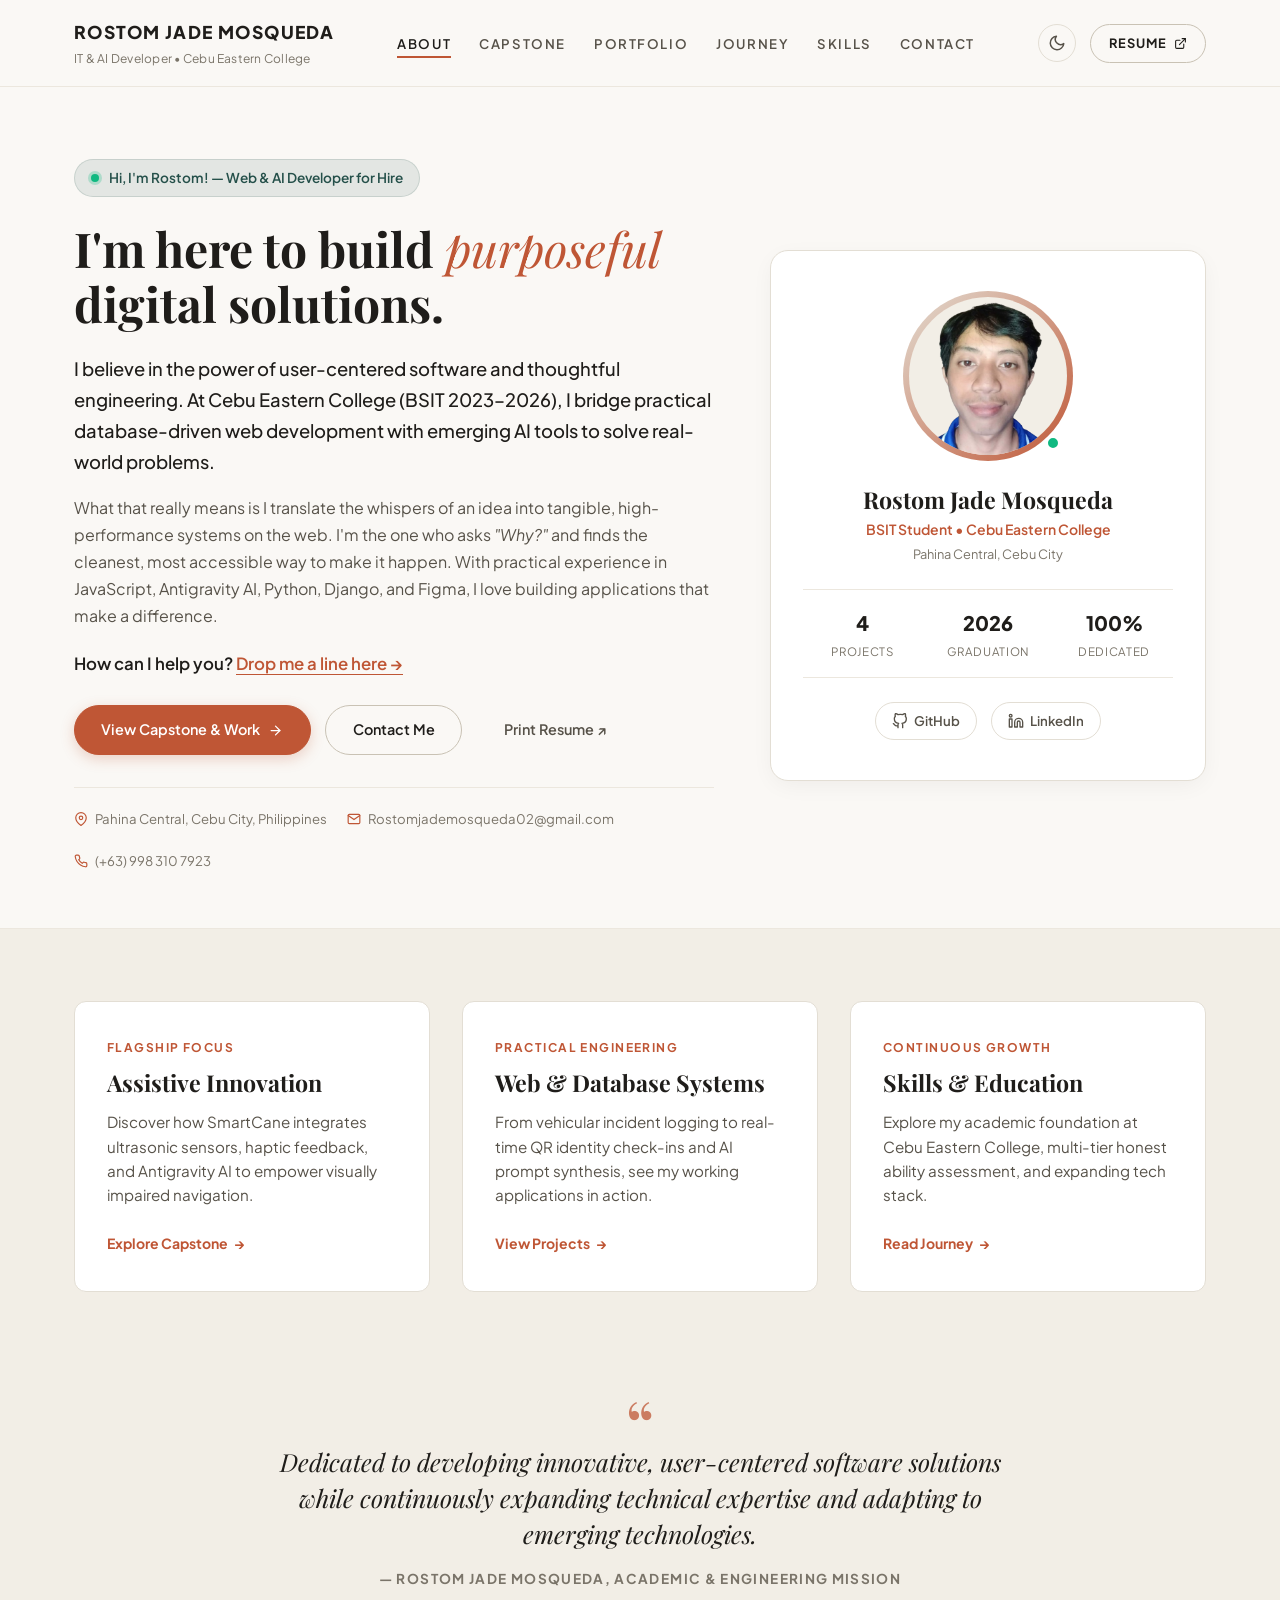
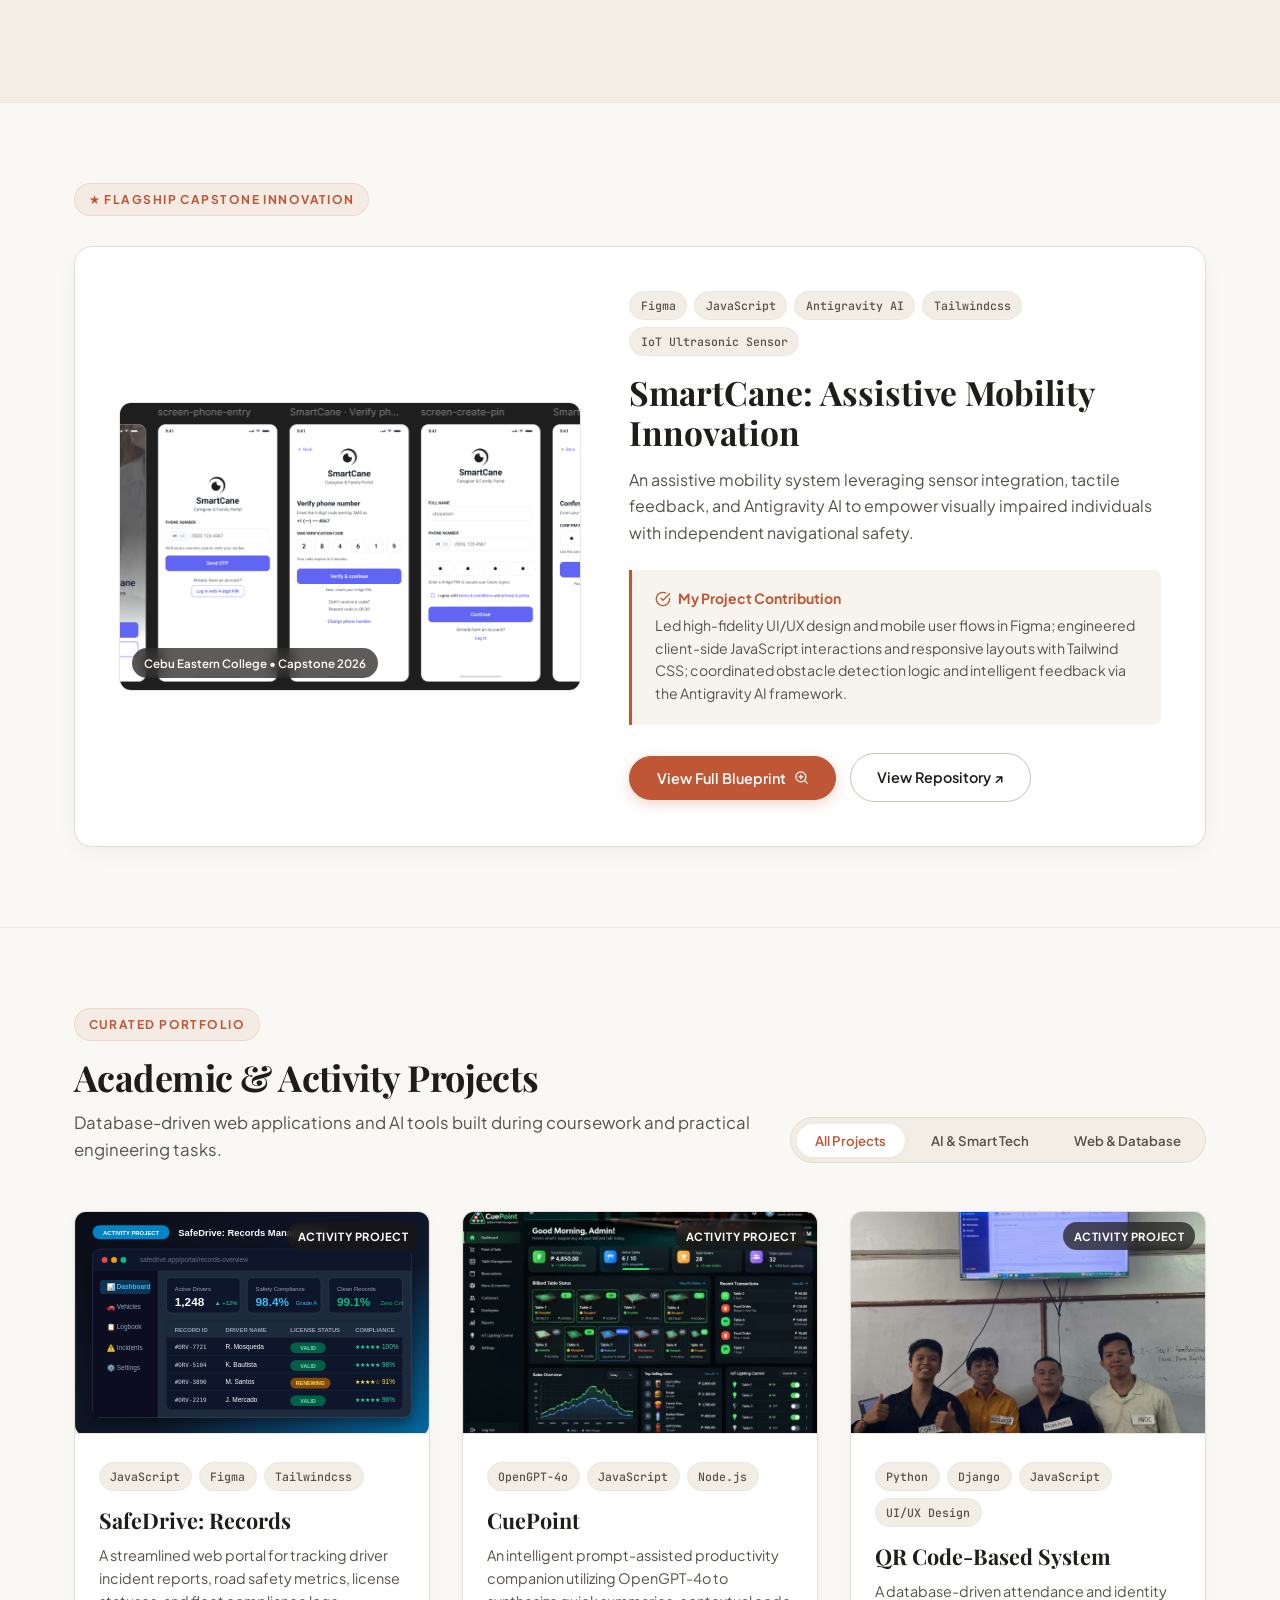
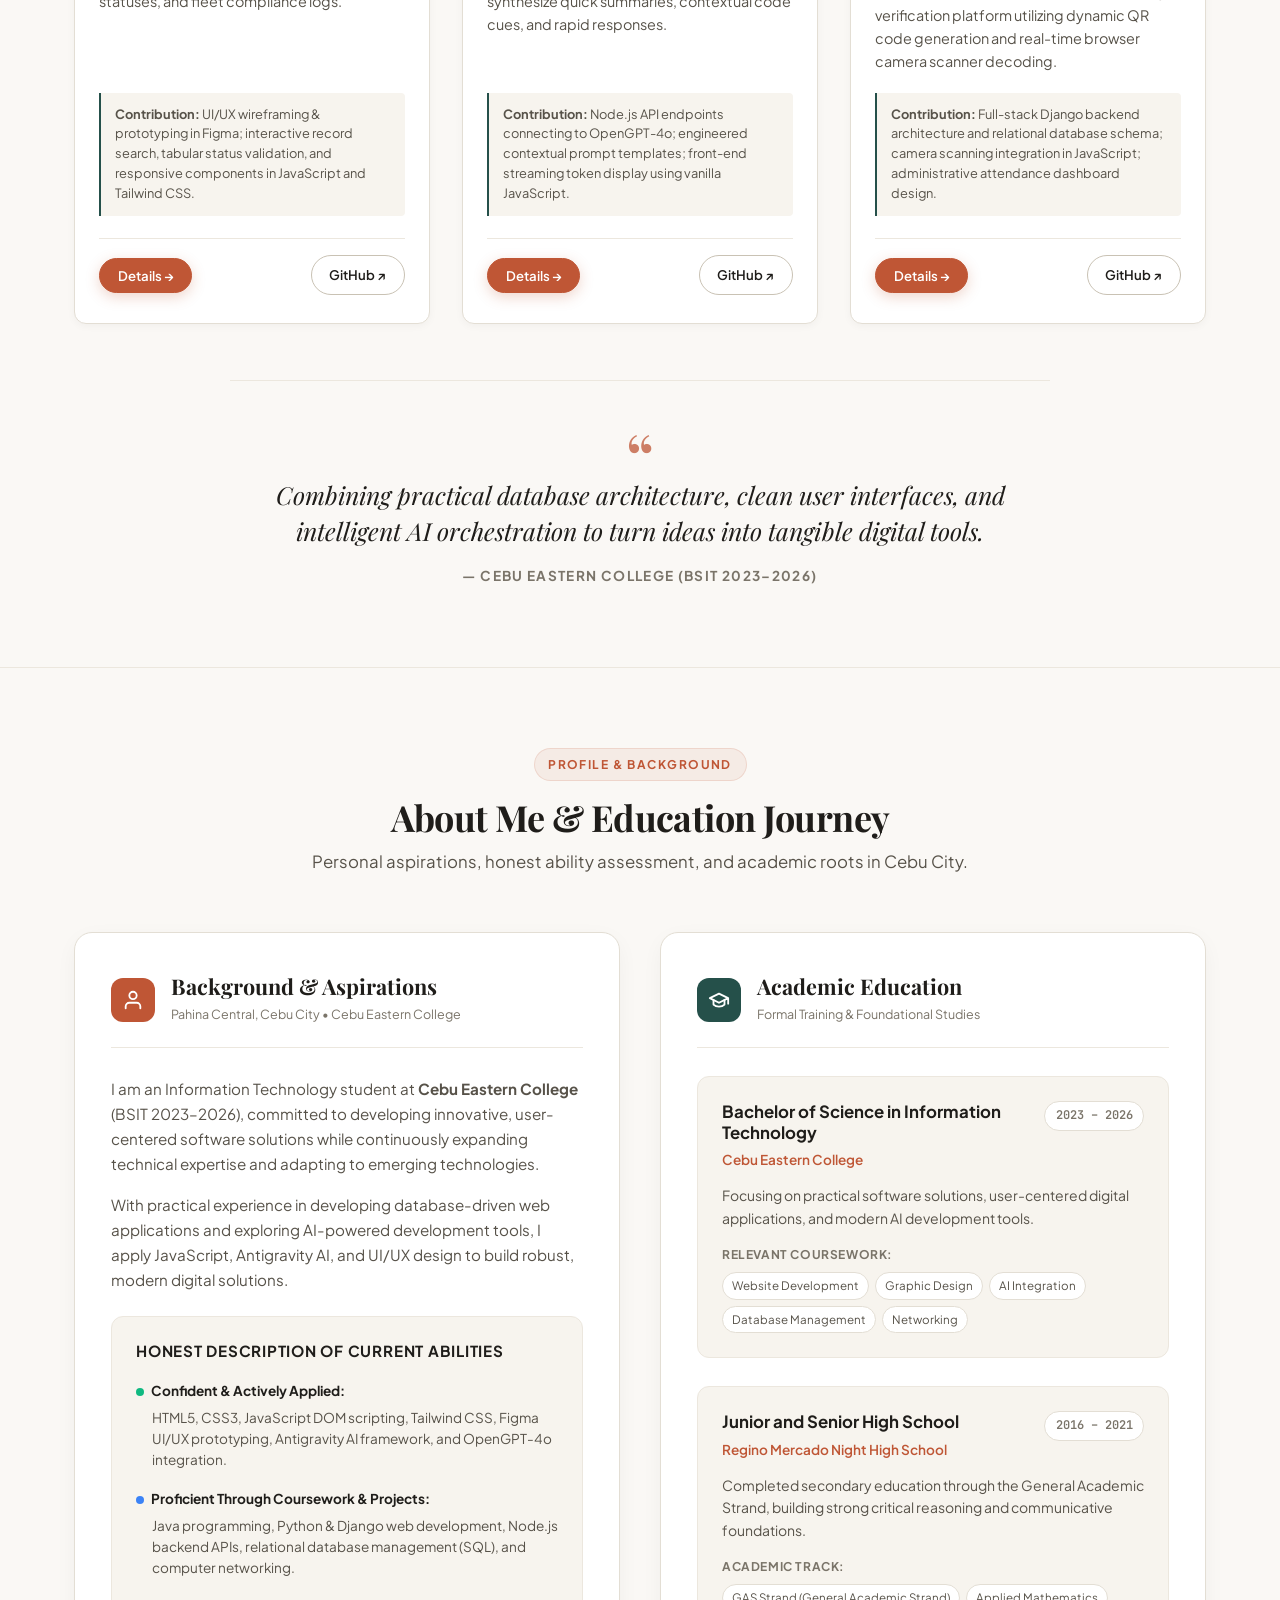
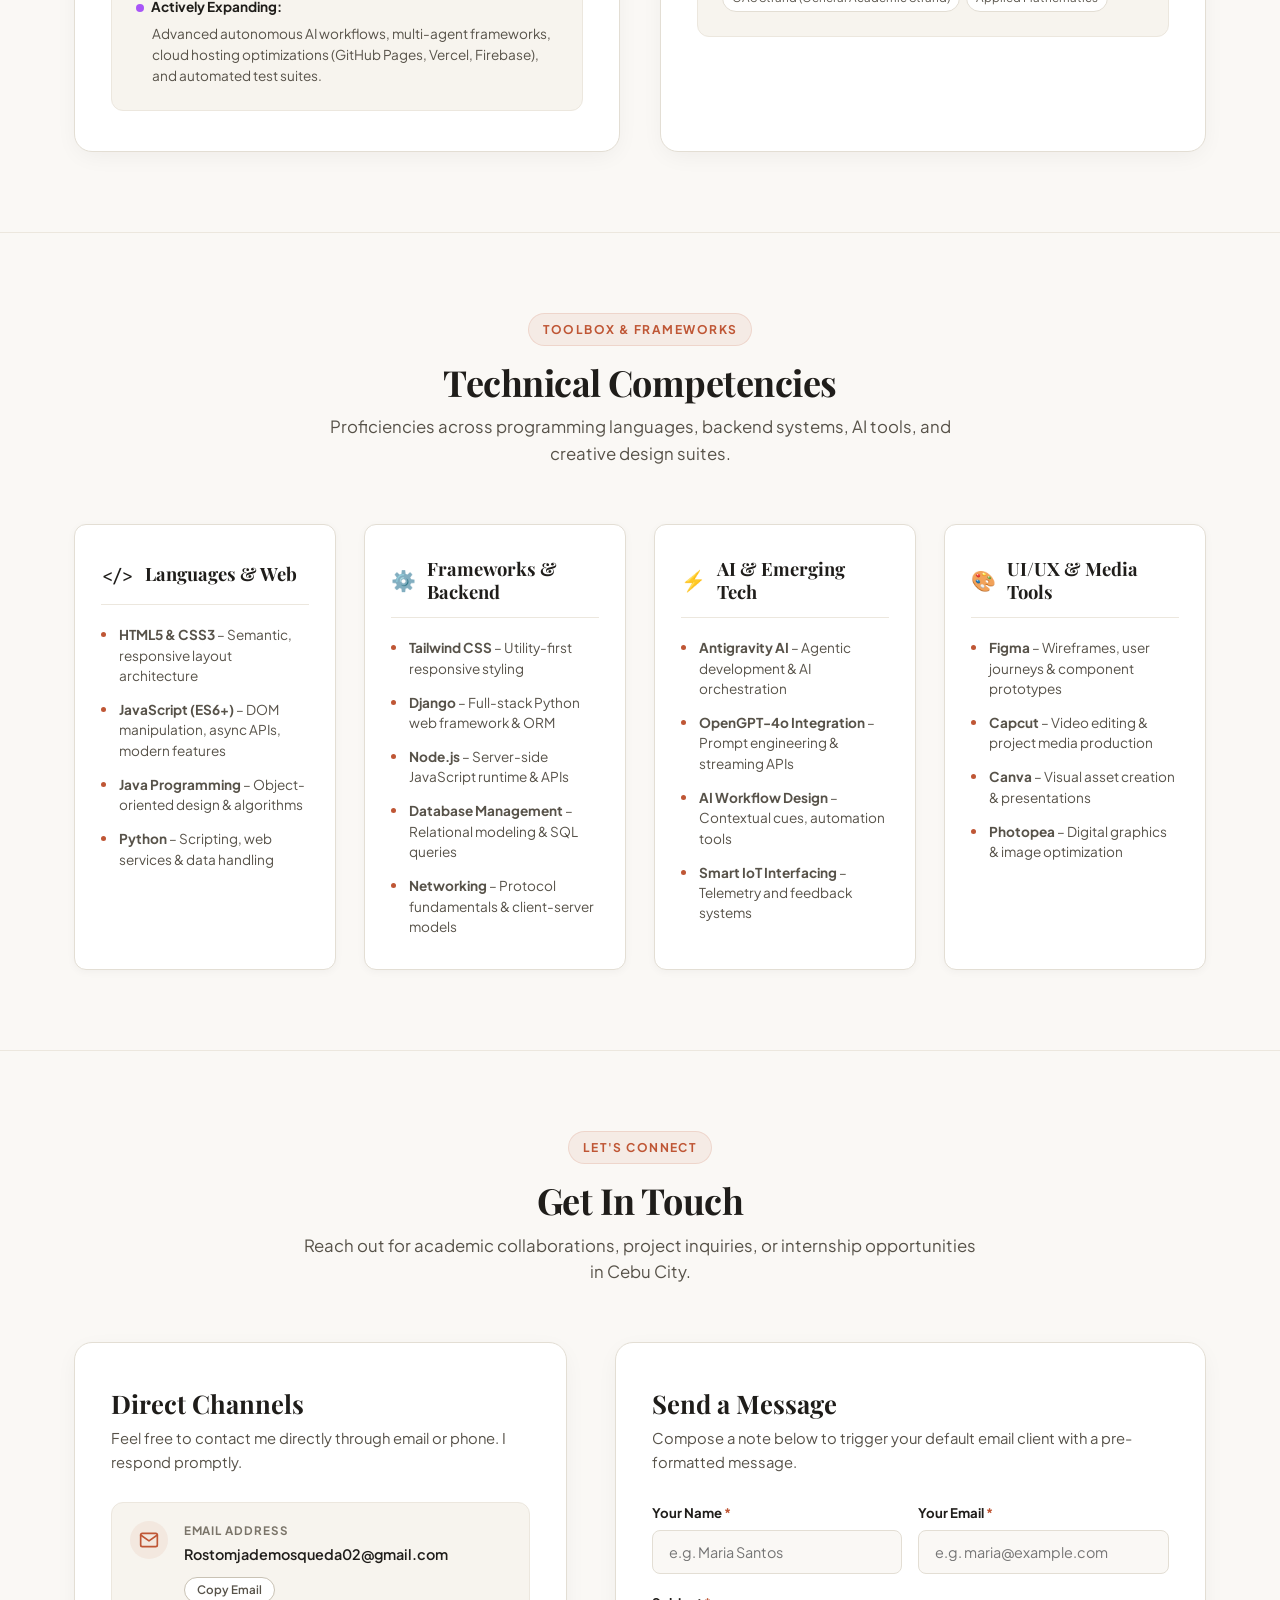
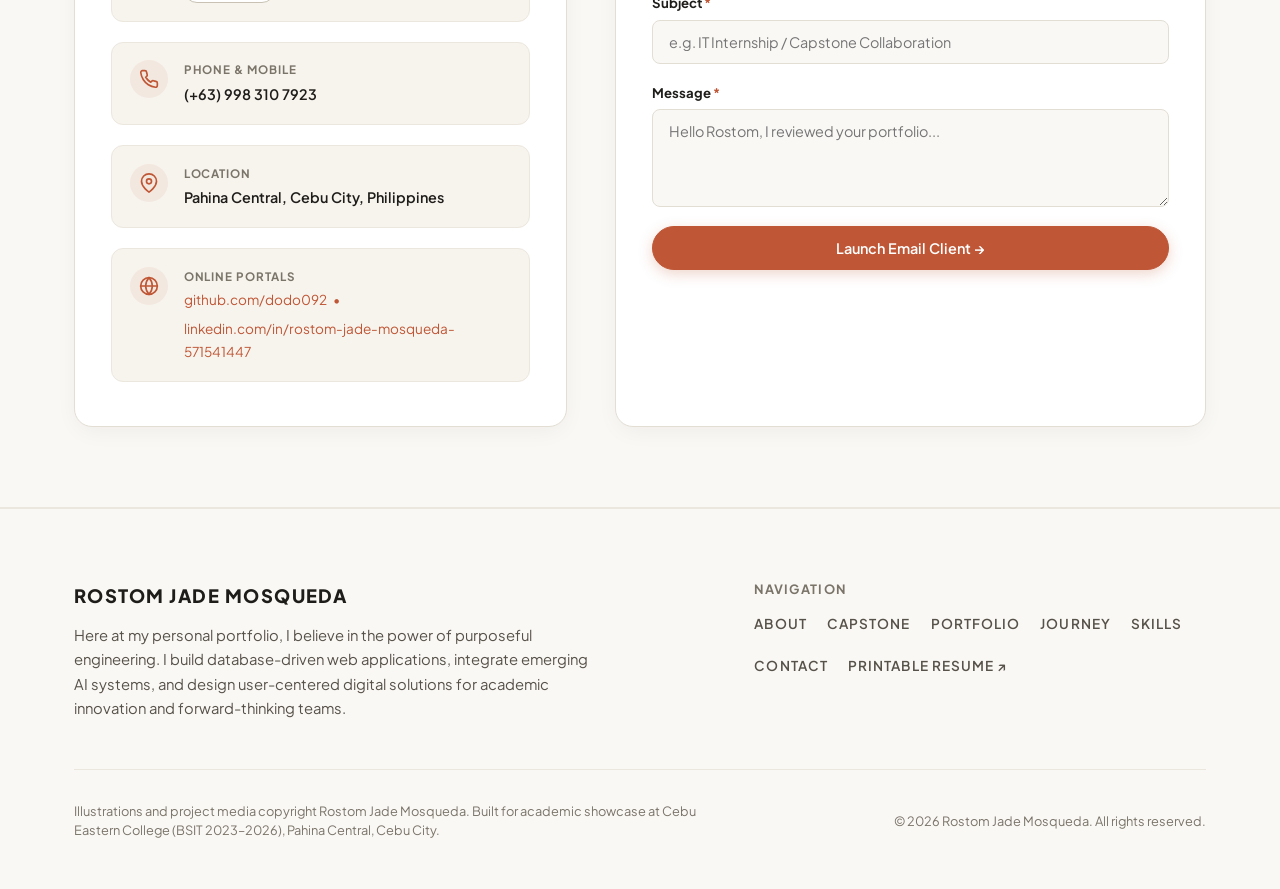
<file: index.html>
<!DOCTYPE html>
<html lang="en">
<head>
  <meta charset="UTF-8">
  <meta name="viewport" content="width=device-width, initial-scale=1.0">
  <title>Rostom Jade Mosqueda | IT &amp; AI Developer Portfolio</title>
  <meta name="description" content="Portfolio of Rostom Jade Mosqueda - Information Technology student at Cebu Eastern College specializing in database-driven web applications, Antigravity AI, JavaScript, and UI/UX design.">
  <meta name="author" content="Rostom Jade Mosqueda">

  <!-- Open Graph -->
  <meta property="og:title" content="Rostom Jade Mosqueda | IT &amp; AI Developer">
  <meta property="og:description" content="Explore my Capstone and Activity projects, technical competencies, and academic background.">
  <meta property="og:type" content="website">

  <!-- Google Fonts: Playfair Display (Serif), Plus Jakarta Sans (Body/Sans), JetBrains Mono (Code) -->
  <link rel="preconnect" href="https://fonts.googleapis.com">
  <link rel="preconnect" href="https://fonts.gstatic.com" crossorigin>
  <link href="https://fonts.googleapis.com/css2?family=Playfair+Display:ital,wght@0,400;0,500;0,600;0,700;1,400;1,600&family=Plus+Jakarta+Sans:wght@400;500;600;700;800&family=JetBrains+Mono:wght@400;500;600&display=swap" rel="stylesheet">

  <link rel="stylesheet" href="style.css">
</head>
<body data-theme="light">

  <!-- EDITORIAL HEADER (KL Voigt Style) -->
  <header class="site-header" id="header">
    <div class="header-container">
      
      <!-- Brand Logo / Title -->
      <a href="#home" class="brand-link" aria-label="Rostom Jade Mosqueda Portfolio">
        <span class="brand-title">ROSTOM JADE MOSQUEDA</span>
        <span class="brand-tagline">IT &amp; AI Developer &bull; Cebu Eastern College</span>
      </a>

      <!-- Desktop Navigation Menu -->
      <nav class="site-nav" id="navMenu" aria-label="Main Navigation">
        <ul class="nav-list">
          <li><a href="#home" class="dock-link active">About</a></li>
          <li><a href="#capstone" class="dock-link">Capstone</a></li>
          <li><a href="#projects" class="dock-link">Portfolio</a></li>
          <li><a href="#profile" class="dock-link">Journey</a></li>
          <li><a href="#skills" class="dock-link">Skills</a></li>
          <li><a href="#contact" class="dock-link">Contact</a></li>
        </ul>
      </nav>

      <!-- Action items: Resume, Theme Toggle, Mobile Hamburger -->
      <div class="header-actions">
        <!-- Light / Dark Theme toggle -->
        <button id="themeToggle" class="theme-toggle-btn" title="Toggle Light / Dark mode" aria-label="Toggle Theme">
          <svg class="sun-icon" xmlns="http://www.w3.org/2000/svg" width="18" height="18" viewBox="0 0 24 24" fill="none" stroke="currentColor" stroke-width="2" stroke-linecap="round" stroke-linejoin="round">
            <circle cx="12" cy="12" r="5"></circle>
            <line x1="12" y1="1" x2="12" y2="3"></line>
            <line x1="12" y1="21" x2="12" y2="23"></line>
            <line x1="4.22" y1="4.22" x2="5.64" y2="5.64"></line>
            <line x1="18.36" y1="18.36" x2="19.78" y2="19.78"></line>
            <line x1="1" y1="12" x2="3" y2="12"></line>
            <line x1="21" y1="12" x2="23" y2="12"></line>
            <line x1="4.22" y1="19.78" x2="5.64" y2="18.36"></line>
            <line x1="18.36" y1="5.64" x2="19.78" y2="4.22"></line>
          </svg>
          <svg class="moon-icon" xmlns="http://www.w3.org/2000/svg" width="18" height="18" viewBox="0 0 24 24" fill="none" stroke="currentColor" stroke-width="2" stroke-linecap="round" stroke-linejoin="round">
            <path d="M21 12.79A9 9 0 1 1 11.21 3 7 7 0 0 0 21 12.79z"></path>
          </svg>
        </button>

        <a href="assets/resume.html" target="_blank" rel="noopener" class="btn-outline-pill header-resume-btn" title="View printable resume">
          <span>Resume</span>
          <svg xmlns="http://www.w3.org/2000/svg" width="13" height="13" viewBox="0 0 24 24" fill="none" stroke="currentColor" stroke-width="2" stroke-linecap="round" stroke-linejoin="round"><path d="M18 13v6a2 2 0 0 1-2 2H5a2 2 0 0 1-2-2V8a2 2 0 0 1 2-2h6"></path><polyline points="15 3 21 3 21 9"></polyline><line x1="10" y1="14" x2="21" y2="3"></line></svg>
        </a>

        <!-- Mobile hamburger -->
        <button class="mobile-menu-trigger" id="mobileToggle" aria-label="Open Navigation Menu" aria-expanded="false" aria-controls="navMenu">
          <span class="line"></span>
          <span class="line"></span>
          <span class="line"></span>
        </button>
      </div>

    </div>
  </header>

  <!-- MAIN EDITORIAL CONTENT -->
  <main class="page-body">

    <!-- 1. HERO SECTION (Editorial Storytelling Layout) -->
    <section class="hero-section" id="home">
      <div class="container hero-container">
        
        <!-- Left: Storytelling Narrative -->
        <div class="hero-narrative">
          <div class="hero-badge-pill">
            <span class="status-indicator"></span>
            <span>Hi, I'm Rostom! &mdash; Web &amp; AI Developer for Hire</span>
          </div>

          <h1 class="hero-headline">
            I'm here to build <span class="serif-accent">purposeful</span> digital solutions.
          </h1>

          <p class="hero-story-lead">
            I believe in the power of user-centered software and thoughtful engineering. At Cebu Eastern College (BSIT 2023&ndash;2026), I bridge practical database-driven web development with emerging AI tools to solve real-world problems.
          </p>

          <p class="hero-story-body">
            What that really means is I translate the whispers of an idea into tangible, high-performance systems on the web. I'm the one who asks <em>"Why?"</em> and finds the cleanest, most accessible way to make it happen. With practical experience in JavaScript, Antigravity AI, Python, Django, and Figma, I love building applications that make a difference.
          </p>

          <p class="hero-cta-prompt">
            How can I help you? <a href="#contact" class="inline-editorial-link">Drop me a line here &rarr;</a>
          </p>

          <!-- Action Buttons -->
          <div class="hero-actions-row">
            <a href="#capstone" class="btn btn-pill-solid">
              <span>View Capstone &amp; Work</span>
              <svg xmlns="http://www.w3.org/2000/svg" width="15" height="15" viewBox="0 0 24 24" fill="none" stroke="currentColor" stroke-width="2" stroke-linecap="round" stroke-linejoin="round"><line x1="5" y1="12" x2="19" y2="12"></line><polyline points="12 5 19 12 12 19"></polyline></svg>
            </a>
            <a href="#contact" class="btn btn-pill-outline">
              <span>Contact Me</span>
            </a>
            <a href="assets/resume.html" target="_blank" rel="noopener" class="btn btn-pill-ghost">
              <span>Print Resume ↗</span>
            </a>
          </div>

          <!-- Hero Location & Contact Meta Bar -->
          <div class="hero-meta-strip">
            <span class="meta-item">
              <svg xmlns="http://www.w3.org/2000/svg" width="14" height="14" viewBox="0 0 24 24" fill="none" stroke="currentColor" stroke-width="2" stroke-linecap="round" stroke-linejoin="round"><path d="M21 10c0 7-9 13-9 13s-9-6-9-13a9 9 0 0 1 18 0z"></path><circle cx="12" cy="10" r="3"></circle></svg>
              Pahina Central, Cebu City, Philippines
            </span>
            <span class="meta-item">
              <svg xmlns="http://www.w3.org/2000/svg" width="14" height="14" viewBox="0 0 24 24" fill="none" stroke="currentColor" stroke-width="2" stroke-linecap="round" stroke-linejoin="round"><path d="M4 4h16c1.1 0 2 .9 2 2v12c0 1.1-.9 2-2 2H4c-1.1 0-2-.9-2-2V6c0-1.1.9-2 2-2z"></path><polyline points="22,6 12,13 2,6"></polyline></svg>
              Rostomjademosqueda02@gmail.com
            </span>
            <span class="meta-item">
              <svg xmlns="http://www.w3.org/2000/svg" width="14" height="14" viewBox="0 0 24 24" fill="none" stroke="currentColor" stroke-width="2" stroke-linecap="round" stroke-linejoin="round"><path d="M22 16.92v3a2 2 0 0 1-2.18 2 19.79 19.79 0 0 1-8.63-3.07 19.5 19.5 0 0 1-6-6 19.79 19.79 0 0 1-3.07-8.67A2 2 0 0 1 4.11 2h3a2 2 0 0 1 2 1.72 12.84 12.84 0 0 0 .7 2.81 2 2 0 0 1-.45 2.11L8.09 9.91a16 16 0 0 0 6 6l1.27-1.27a2 2 0 0 1 2.11-.45 12.84 12.84 0 0 0 2.81.7A2 2 0 0 1 22 16.92z"></path></svg>
              (+63) 998 310 7923
            </span>
          </div>
        </div>

        <!-- Right: Profile Card (Boutique Presentation) -->
        <div class="hero-profile-side">
          <div class="profile-portrait-card">
            <div class="portrait-image-wrapper">
              <img src="images/avatar.png" alt="Rostom Jade Mosqueda portrait" class="profile-avatar-img" width="180" height="180">
              <span class="portrait-status-dot" title="Active &amp; Ready for Internships"></span>
            </div>

            <h3 class="portrait-name">Rostom Jade Mosqueda</h3>
            <p class="portrait-role">BSIT Student &bull; Cebu Eastern College</p>
            <p class="portrait-sub">Pahina Central, Cebu City</p>

            <div class="portrait-stats-row">
              <div class="stat-box">
                <span class="stat-number">4</span>
                <span class="stat-label">Projects</span>
              </div>
              <div class="stat-box">
                <span class="stat-number">2026</span>
                <span class="stat-label">Graduation</span>
              </div>
              <div class="stat-box">
                <span class="stat-number">100%</span>
                <span class="stat-label">Dedicated</span>
              </div>
            </div>

            <div class="portrait-social-row">
              <a href="https://github.com/dodo092" target="_blank" rel="noopener" class="portrait-social-link" title="GitHub: dodo092">
                <svg xmlns="http://www.w3.org/2000/svg" width="16" height="16" viewBox="0 0 24 24" fill="none" stroke="currentColor" stroke-width="2" stroke-linecap="round" stroke-linejoin="round"><path d="M9 19c-5 1.5-5-2.5-7-3m14 6v-3.87a3.37 3.37 0 0 0-.94-2.61c3.14-.35 6.44-1.54 6.44-7A5.44 5.44 0 0 0 20 4.77 5.07 5.07 0 0 0 19.91 1S18.73.65 16 2.48a13.38 13.38 0 0 0-7 0C6.27.65 5.09 1 5.09 1A5.07 5.07 0 0 0 5 4.77a5.44 5.44 0 0 0-1.5 3.78c0 5.42 3.3 6.61 6.44 7A3.37 3.37 0 0 0 9 18.13V22"></path></svg>
                <span>GitHub</span>
              </a>
              <a href="https://linkedin.com/in/rostom-jade-mosqueda-571541447/" target="_blank" rel="noopener" class="portrait-social-link" title="LinkedIn: rostom-jade-mosqueda-571541447">
                <svg xmlns="http://www.w3.org/2000/svg" width="16" height="16" viewBox="0 0 24 24" fill="none" stroke="currentColor" stroke-width="2" stroke-linecap="round" stroke-linejoin="round"><path d="M16 8a6 6 0 0 1 6 6v7h-4v-7a2 2 0 0 0-2-2 2 2 0 0 0-2 2v7h-4v-7a6 6 0 0 1 6-6z"></path><rect x="2" y="9" width="4" height="12"></rect><circle cx="4" cy="4" r="2"></circle></svg>
                <span>LinkedIn</span>
              </a>
            </div>
          </div>
        </div>

      </div>
    </section>

    <!-- 2. EDITORIAL 3-PILLARS TEASER  -->
    <section class="editorial-pillars-section">
      <div class="container">
        
        <div class="pillars-grid">
          
          <!-- Pillar 1: What I Build -->
          <div class="pillar-card">
            <span class="pillar-eyebrow">Flagship Focus</span>
            <h3 class="pillar-title">Assistive Innovation</h3>
            <p class="pillar-desc">
              Discover how SmartCane integrates ultrasonic sensors, haptic feedback, and Antigravity AI to empower visually impaired navigation.
            </p>
            <a href="#capstone" class="pillar-action-link">
              <span>Explore Capstone</span>
              <span class="arrow">&rarr;</span>
            </a>
          </div>

          <!-- Pillar 2: What I Offer -->
          <div class="pillar-card">
            <span class="pillar-eyebrow">Practical Engineering</span>
            <h3 class="pillar-title">Web &amp; Database Systems</h3>
            <p class="pillar-desc">
              From vehicular incident logging to real-time QR identity check-ins and AI prompt synthesis, see my working applications in action.
            </p>
            <a href="#projects" class="pillar-action-link">
              <span>View Projects</span>
              <span class="arrow">&rarr;</span>
            </a>
          </div>

          <!-- Pillar 3: Academic Foundation -->
          <div class="pillar-card">
            <span class="pillar-eyebrow">Continuous Growth</span>
            <h3 class="pillar-title">Skills &amp; Education</h3>
            <p class="pillar-desc">
              Explore my academic foundation at Cebu Eastern College, multi-tier honest ability assessment, and expanding tech stack.
            </p>
            <a href="#profile" class="pillar-action-link">
              <span>Read Journey</span>
              <span class="arrow">&rarr;</span>
            </a>
          </div>

        </div>

        <!-- Editorial Pull-Quote  -->
        <div class="editorial-quote-banner">
          <span class="quote-mark open-quote">&ldquo;</span>
          <blockquote class="quote-text">
            Dedicated to developing innovative, user-centered software solutions while continuously expanding technical expertise and adapting to emerging technologies.
          </blockquote>
          <cite class="quote-author">&mdash; Rostom Jade Mosqueda, Academic &amp; Engineering Mission</cite>
        </div>

      </div>
    </section>

    <!-- 3. FLAGSHIP CAPSTONE SPOTLIGHT (SmartCane Innovation) -->
    <section class="editorial-section capstone-spotlight-section" id="capstone">
      <div class="container">
        
        <div class="section-lead-tag">
          <span class="editorial-tag">★ Flagship Capstone Innovation</span>
        </div>

        <article class="capstone-editorial-card">
          <!-- Left: Spotlight Media Preview -->
          <div class="capstone-media-column">
            <div class="capstone-img-frame">
              <img src="images/project-smartcane.png" alt="SmartCane Capstone Project concept and UI dashboard" loading="lazy">
              <span class="media-badge">Cebu Eastern College &bull; Capstone 2026</span>
            </div>
          </div>

          <!-- Right: Spotlight Details -->
          <div class="capstone-content-column">
            <div class="tech-pill-rack">
              <span class="tech-pill">Figma</span>
              <span class="tech-pill">JavaScript</span>
              <span class="tech-pill">Antigravity AI</span>
              <span class="tech-pill">Tailwindcss</span>
              <span class="tech-pill">IoT Ultrasonic Sensor</span>
            </div>

            <h2 class="capstone-title">SmartCane: Assistive Mobility Innovation</h2>
            <p class="capstone-summary">
              An assistive mobility system leveraging sensor integration, tactile feedback, and Antigravity AI to empower visually impaired individuals with independent navigational safety.
            </p>

            <div class="capstone-contribution-panel">
              <h4 class="panel-heading">
                <svg xmlns="http://www.w3.org/2000/svg" width="16" height="16" viewBox="0 0 24 24" fill="none" stroke="currentColor" stroke-width="2" stroke-linecap="round" stroke-linejoin="round"><path d="M22 11.08V12a10 10 0 1 1-5.93-9.14"></path><polyline points="22 4 12 14.01 9 11.01"></polyline></svg>
                <span>My Project Contribution</span>
              </h4>
              <p>
                Led high-fidelity UI/UX design and mobile user flows in Figma; engineered client-side JavaScript interactions and responsive layouts with Tailwind CSS; coordinated obstacle detection logic and intelligent feedback via the Antigravity AI framework.
              </p>
            </div>

            <div class="capstone-action-group">
              <button class="btn btn-pill-solid open-modal-btn" data-project="smartcane">
                <span>View Full Blueprint</span>
                <svg xmlns="http://www.w3.org/2000/svg" width="15" height="15" viewBox="0 0 24 24" fill="none" stroke="currentColor" stroke-width="2" stroke-linecap="round" stroke-linejoin="round"><circle cx="11" cy="11" r="8"></circle><line x1="21" y1="21" x2="16.65" y2="16.65"></line><line x1="11" y1="8" x2="11" y2="14"></line><line x1="8" y1="11" x2="14" y2="11"></line></svg>
              </button>
              <a href="https://github.com/dodo092" target="_blank" rel="noopener" class="btn btn-pill-outline">
                <span>View Repository ↗</span>
              </a>
            </div>
          </div>
        </article>

      </div>
    </section>

    <!-- 4. CURATED WORK & ACTIVITY PROJECTS (Portfolio Section) -->
    <section class="editorial-section activity-portfolio-section" id="projects">
      <div class="container">
        
        <div class="section-header-row">
          <div>
            <span class="editorial-tag">Curated Portfolio</span>
            <h2 class="editorial-section-title">Academic &amp; Activity Projects</h2>
            <p class="editorial-section-subtitle">
              Database-driven web applications and AI tools built during coursework and practical engineering tasks.
            </p>
          </div>

          <!-- Category filter dock (Pills) -->
          <div class="portfolio-filter-row">
            <button class="filter-chip active" data-filter="all">All Projects</button>
            <button class="filter-chip" data-filter="ai">AI &amp; Smart Tech</button>
            <button class="filter-chip" data-filter="web">Web &amp; Database</button>
          </div>
        </div>

        <div class="activity-projects-grid">

          <!-- Activity 1: SafeDrive: Records -->
          <article class="activity-card" data-category="web">
            <div class="activity-media-box">
              <img src="images/project-safedrive.svg" alt="SafeDrive Records Management" loading="lazy">
              <span class="mini-badge">Activity Project</span>
            </div>
            <div class="activity-body">
              <div class="tech-pill-rack">
                <span class="tech-pill">JavaScript</span>
                <span class="tech-pill">Figma</span>
                <span class="tech-pill">Tailwindcss</span>
              </div>
              <h3 class="activity-title">SafeDrive: Records</h3>
              <p class="activity-desc">
                A streamlined web portal for tracking driver incident reports, road safety metrics, license statuses, and fleet compliance logs.
              </p>
              <div class="contribution-callout">
                <strong>Contribution:</strong> UI/UX wireframing &amp; prototyping in Figma; interactive record search, tabular status validation, and responsive components in JavaScript and Tailwind CSS.
              </div>
              <div class="activity-card-footer">
                <button class="btn btn-sm btn-pill-solid open-modal-btn" data-project="safedrive">
                  <span>Details &rarr;</span>
                </button>
                <a href="https://github.com/dodo092" target="_blank" rel="noopener" class="btn btn-sm btn-pill-outline">
                  <span>GitHub ↗</span>
                </a>
              </div>
            </div>
          </article>

          <!-- Activity 2: CuePoint -->
          <article class="activity-card" data-category="ai">
            <div class="activity-media-box">
              <img src="images/project-cuepoint.png" alt="CuePoint AI Prompt Assistant" loading="lazy">
              <span class="mini-badge">Activity Project</span>
            </div>
            <div class="activity-body">
              <div class="tech-pill-rack">
                <span class="tech-pill">OpenGPT-4o</span>
                <span class="tech-pill">JavaScript</span>
                <span class="tech-pill">Node.js</span>
              </div>
              <h3 class="activity-title">CuePoint</h3>
              <p class="activity-desc">
                An intelligent prompt-assisted productivity companion utilizing OpenGPT-4o to synthesize quick summaries, contextual code cues, and rapid responses.
              </p>
              <div class="contribution-callout">
                <strong>Contribution:</strong> Node.js API endpoints connecting to OpenGPT-4o; engineered contextual prompt templates; front-end streaming token display using vanilla JavaScript.
              </div>
              <div class="activity-card-footer">
                <button class="btn btn-sm btn-pill-solid open-modal-btn" data-project="cuepoint">
                  <span>Details &rarr;</span>
                </button>
                <a href="https://github.com/dodo092" target="_blank" rel="noopener" class="btn btn-sm btn-pill-outline">
                  <span>GitHub ↗</span>
                </a>
              </div>
            </div>
          </article>

          <!-- Activity 3: QR Code-Based System -->
          <article class="activity-card" data-category="web">
            <div class="activity-media-box">
              <img src="images/project-qrcode.jpg" alt="QR Code-Based System" loading="lazy">
              <span class="mini-badge">Activity Project</span>
            </div>
            <div class="activity-body">
              <div class="tech-pill-rack">
                <span class="tech-pill">Python</span>
                <span class="tech-pill">Django</span>
                <span class="tech-pill">JavaScript</span>
                <span class="tech-pill">UI/UX Design</span>
              </div>
              <h3 class="activity-title">QR Code-Based System</h3>
              <p class="activity-desc">
                A database-driven attendance and identity verification platform utilizing dynamic QR code generation and real-time browser camera scanner decoding.
              </p>
              <div class="contribution-callout">
                <strong>Contribution:</strong> Full-stack Django backend architecture and relational database schema; camera scanning integration in JavaScript; administrative attendance dashboard design.
              </div>
              <div class="activity-card-footer">
                <button class="btn btn-sm btn-pill-solid open-modal-btn" data-project="qrcode">
                  <span>Details &rarr;</span>
                </button>
                <a href="https://github.com/dodo092" target="_blank" rel="noopener" class="btn btn-sm btn-pill-outline">
                  <span>GitHub ↗</span>
                </a>
              </div>
            </div>
          </article>

        </div>

        <!-- Editorial Pull-Quote 2 -->
        <div class="editorial-quote-banner quote-banner-alt">
          <span class="quote-mark open-quote">&ldquo;</span>
          <blockquote class="quote-text">
            Combining practical database architecture, clean user interfaces, and intelligent AI orchestration to turn ideas into tangible digital tools.
          </blockquote>
          <cite class="quote-author">&mdash; Cebu Eastern College (BSIT 2023&ndash;2026)</cite>
        </div>

      </div>
    </section>

    <!-- 5. PROFILE, JOURNEY & HONEST ASSESSMENT (Dual Editorial Matrix) -->
    <section class="editorial-section profile-journey-section" id="profile">
      <div class="container">
        
        <div class="section-heading-centered">
          <span class="editorial-tag">Profile &amp; Background</span>
          <h2 class="editorial-section-title">About Me &amp; Education Journey</h2>
          <p class="editorial-section-subtitle">
            Personal aspirations, honest ability assessment, and academic roots in Cebu City.
          </p>
        </div>

        <div class="dual-matrix-grid">
          
          <!-- Column 1: Background & Honest Ability Assessment -->
          <div class="matrix-card">
            <div class="matrix-card-header">
              <div class="header-icon icon-bio">
                <svg xmlns="http://www.w3.org/2000/svg" width="22" height="22" viewBox="0 0 24 24" fill="none" stroke="currentColor" stroke-width="2" stroke-linecap="round" stroke-linejoin="round"><path d="M20 21v-2a4 4 0 0 0-4-4H8a4 4 0 0 0-4 4v2"></path><circle cx="12" cy="7" r="4"></circle></svg>
              </div>
              <div>
                <h3 class="matrix-card-title">Background &amp; Aspirations</h3>
                <span class="matrix-card-sub">Pahina Central, Cebu City &bull; Cebu Eastern College</span>
              </div>
            </div>

            <div class="matrix-text-block">
              <p>
                I am an Information Technology student at <strong>Cebu Eastern College</strong> (BSIT 2023&ndash;2026), committed to developing innovative, user-centered software solutions while continuously expanding technical expertise and adapting to emerging technologies.
              </p>
              <p>
                With practical experience in developing database-driven web applications and exploring AI-powered development tools, I apply JavaScript, Antigravity AI, and UI/UX design to build robust, modern digital solutions.
              </p>
            </div>

            <!-- Honest Assessment of Current Abilities -->
            <div class="honest-assessment-box">
              <h4 class="assessment-title">Honest Description of Current Abilities</h4>
              
              <div class="ability-row">
                <div class="ability-level green">
                  <span class="dot"></span>
                  <strong>Confident &amp; Actively Applied:</strong>
                </div>
                <p>HTML5, CSS3, JavaScript DOM scripting, Tailwind CSS, Figma UI/UX prototyping, Antigravity AI framework, and OpenGPT-4o integration.</p>
              </div>

              <div class="ability-row">
                <div class="ability-level blue">
                  <span class="dot"></span>
                  <strong>Proficient Through Coursework &amp; Projects:</strong>
                </div>
                <p>Java programming, Python &amp; Django web development, Node.js backend APIs, relational database management (SQL), and computer networking.</p>
              </div>

              <div class="ability-row">
                <div class="ability-level purple">
                  <span class="dot"></span>
                  <strong>Actively Expanding:</strong>
                </div>
                <p>Advanced autonomous AI workflows, multi-agent frameworks, cloud hosting optimizations (GitHub Pages, Vercel, Firebase), and automated test suites.</p>
              </div>
            </div>
          </div>

          <!-- Column 2: Education Journey Cards -->
          <div class="matrix-card">
            <div class="matrix-card-header">
              <div class="header-icon icon-edu">
                <svg xmlns="http://www.w3.org/2000/svg" width="22" height="22" viewBox="0 0 24 24" fill="none" stroke="currentColor" stroke-width="2" stroke-linecap="round" stroke-linejoin="round"><path d="M22 10v6M2 10l10-5 10 5-10 5z"></path><path d="M6 12v5c3 3 9 3 12 0v-5"></path></svg>
              </div>
              <div>
                <h3 class="matrix-card-title">Academic Education</h3>
                <span class="matrix-card-sub">Formal Training &amp; Foundational Studies</span>
              </div>
            </div>

            <div class="education-card-deck">
              <!-- College -->
              <div class="edu-item">
                <div class="edu-top">
                  <div>
                    <h4 class="edu-degree">Bachelor of Science in Information Technology</h4>
                    <span class="edu-school">Cebu Eastern College</span>
                  </div>
                  <span class="edu-date-badge">2023 &ndash; 2026</span>
                </div>
                <p class="edu-summary">
                  Focusing on practical software solutions, user-centered digital applications, and modern AI development tools.
                </p>
                <div class="coursework-rack">
                  <span class="course-label">Relevant Coursework:</span>
                  <div class="course-tag-list">
                    <span class="c-tag">Website Development</span>
                    <span class="c-tag">Graphic Design</span>
                    <span class="c-tag">AI Integration</span>
                    <span class="c-tag">Database Management</span>
                    <span class="c-tag">Networking</span>
                  </div>
                </div>
              </div>

              <!-- High School -->
              <div class="edu-item">
                <div class="edu-top">
                  <div>
                    <h4 class="edu-degree">Junior and Senior High School</h4>
                    <span class="edu-school">Regino Mercado Night High School</span>
                  </div>
                  <span class="edu-date-badge">2016 &ndash; 2021</span>
                </div>
                <p class="edu-summary">
                  Completed secondary education through the General Academic Strand, building strong critical reasoning and communicative foundations.
                </p>
                <div class="coursework-rack">
                  <span class="course-label">Academic Track:</span>
                  <div class="course-tag-list">
                    <span class="c-tag">GAS Strand (General Academic Strand)</span>
                    <span class="c-tag">Applied Mathematics</span>
                  </div>
                </div>
              </div>
            </div>
          </div>

        </div>
      </div>
    </section>

    <!-- 6. TECHNICAL SKILLS 4-QUADRANT MATRIX -->
    <section class="editorial-section skills-matrix-section" id="skills">
      <div class="container">
        <div class="section-heading-centered">
          <span class="editorial-tag">Toolbox &amp; Frameworks</span>
          <h2 class="editorial-section-title">Technical Competencies</h2>
          <p class="editorial-section-subtitle">
            Proficiencies across programming languages, backend systems, AI tools, and creative design suites.
          </p>
        </div>

        <div class="skills-quadrant-grid">
          
          <!-- Q1: Languages & Web -->
          <div class="quadrant-card">
            <div class="quadrant-header">
              <span class="q-icon icon-code">&lt;/&gt;</span>
              <h4 class="quadrant-title">Languages &amp; Web</h4>
            </div>
            <ul class="q-skill-list">
              <li><span class="q-dot"></span><strong>HTML5 &amp; CSS3</strong> &ndash; Semantic, responsive layout architecture</li>
              <li><span class="q-dot"></span><strong>JavaScript (ES6+)</strong> &ndash; DOM manipulation, async APIs, modern features</li>
              <li><span class="q-dot"></span><strong>Java Programming</strong> &ndash; Object-oriented design &amp; algorithms</li>
              <li><span class="q-dot"></span><strong>Python</strong> &ndash; Scripting, web services &amp; data handling</li>
            </ul>
          </div>

          <!-- Q2: Backend & Frameworks -->
          <div class="quadrant-card">
            <div class="quadrant-header">
              <span class="q-icon icon-stack">⚙️</span>
              <h4 class="quadrant-title">Frameworks &amp; Backend</h4>
            </div>
            <ul class="q-skill-list">
              <li><span class="q-dot"></span><strong>Tailwind CSS</strong> &ndash; Utility-first responsive styling</li>
              <li><span class="q-dot"></span><strong>Django</strong> &ndash; Full-stack Python web framework &amp; ORM</li>
              <li><span class="q-dot"></span><strong>Node.js</strong> &ndash; Server-side JavaScript runtime &amp; APIs</li>
              <li><span class="q-dot"></span><strong>Database Management</strong> &ndash; Relational modeling &amp; SQL queries</li>
              <li><span class="q-dot"></span><strong>Networking</strong> &ndash; Protocol fundamentals &amp; client-server models</li>
            </ul>
          </div>

          <!-- Q3: AI Development -->
          <div class="quadrant-card">
            <div class="quadrant-header">
              <span class="q-icon icon-ai">⚡</span>
              <h4 class="quadrant-title">AI &amp; Emerging Tech</h4>
            </div>
            <ul class="q-skill-list">
              <li><span class="q-dot"></span><strong>Antigravity AI</strong> &ndash; Agentic development &amp; AI orchestration</li>
              <li><span class="q-dot"></span><strong>OpenGPT-4o Integration</strong> &ndash; Prompt engineering &amp; streaming APIs</li>
              <li><span class="q-dot"></span><strong>AI Workflow Design</strong> &ndash; Contextual cues, automation tools</li>
              <li><span class="q-dot"></span><strong>Smart IoT Interfacing</strong> &ndash; Telemetry and feedback systems</li>
            </ul>
          </div>

          <!-- Q4: UI/UX & Media -->
          <div class="quadrant-card">
            <div class="quadrant-header">
              <span class="q-icon icon-design">🎨</span>
              <h4 class="quadrant-title">UI/UX &amp; Media Tools</h4>
            </div>
            <ul class="q-skill-list">
              <li><span class="q-dot"></span><strong>Figma</strong> &ndash; Wireframes, user journeys &amp; component prototypes</li>
              <li><span class="q-dot"></span><strong>Capcut</strong> &ndash; Video editing &amp; project media production</li>
              <li><span class="q-dot"></span><strong>Canva</strong> &ndash; Visual asset creation &amp; presentations</li>
              <li><span class="q-dot"></span><strong>Photopea</strong> &ndash; Digital graphics &amp; image optimization</li>
            </ul>
          </div>

        </div>
      </div>
    </section>

    <!-- 7. CONTACT HUB (Editorial Layout) -->
    <section class="editorial-section contact-hub-section" id="contact">
      <div class="container">
        
        <div class="section-heading-centered">
          <span class="editorial-tag">Let's Connect</span>
          <h2 class="editorial-section-title">Get In Touch</h2>
          <p class="editorial-section-subtitle">
            Reach out for academic collaborations, project inquiries, or internship opportunities in Cebu City.
          </p>
        </div>

        <div class="contact-hub-grid">
          
          <!-- Contact Channels Column -->
          <div class="hub-tile hub-channels">
            <h3 class="hub-tile-title">Direct Channels</h3>
            <p class="hub-tile-desc">Feel free to contact me directly through email or phone. I respond promptly.</p>

            <div class="channel-list">
              <!-- Email -->
              <div class="channel-card">
                <div class="ch-icon">
                  <svg xmlns="http://www.w3.org/2000/svg" width="20" height="20" viewBox="0 0 24 24" fill="none" stroke="currentColor" stroke-width="2" stroke-linecap="round" stroke-linejoin="round"><path d="M4 4h16c1.1 0 2 .9 2 2v12c0 1.1-.9 2-2 2H4c-1.1 0-2-.9-2-2V6c0-1.1.9-2 2-2z"></path><polyline points="22,6 12,13 2,6"></polyline></svg>
                </div>
                <div class="ch-info">
                  <span class="ch-label">Email Address</span>
                  <a href="mailto:Rostomjademosqueda02@gmail.com" class="ch-value">Rostomjademosqueda02@gmail.com</a>
                  <button class="ch-copy-btn" id="copyEmailBtn" title="Copy email address">
                    <span>Copy Email</span>
                  </button>
                </div>
              </div>

              <!-- Phone -->
              <div class="channel-card">
                <div class="ch-icon">
                  <svg xmlns="http://www.w3.org/2000/svg" width="20" height="20" viewBox="0 0 24 24" fill="none" stroke="currentColor" stroke-width="2" stroke-linecap="round" stroke-linejoin="round"><path d="M22 16.92v3a2 2 0 0 1-2.18 2 19.79 19.79 0 0 1-8.63-3.07 19.5 19.5 0 0 1-6-6 19.79 19.79 0 0 1-3.07-8.67A2 2 0 0 1 4.11 2h3a2 2 0 0 1 2 1.72 12.84 12.84 0 0 0 .7 2.81 2 2 0 0 1-.45 2.11L8.09 9.91a16 16 0 0 0 6 6l1.27-1.27a2 2 0 0 1 2.11-.45 12.84 12.84 0 0 0 2.81.7A2 2 0 0 1 22 16.92z"></path></svg>
                </div>
                <div class="ch-info">
                  <span class="ch-label">Phone &amp; Mobile</span>
                  <a href="tel:+639983107923" class="ch-value">(+63) 998 310 7923</a>
                </div>
              </div>

              <!-- Location -->
              <div class="channel-card">
                <div class="ch-icon">
                  <svg xmlns="http://www.w3.org/2000/svg" width="20" height="20" viewBox="0 0 24 24" fill="none" stroke="currentColor" stroke-width="2" stroke-linecap="round" stroke-linejoin="round"><path d="M21 10c0 7-9 13-9 13s-9-6-9-13a9 9 0 0 1 18 0z"></path><circle cx="12" cy="10" r="3"></circle></svg>
                </div>
                <div class="ch-info">
                  <span class="ch-label">Location</span>
                  <span class="ch-value">Pahina Central, Cebu City, Philippines</span>
                </div>
              </div>

              <!-- Online Portals -->
              <div class="channel-card">
                <div class="ch-icon">
                  <svg xmlns="http://www.w3.org/2000/svg" width="20" height="20" viewBox="0 0 24 24" fill="none" stroke="currentColor" stroke-width="2" stroke-linecap="round" stroke-linejoin="round"><circle cx="12" cy="12" r="10"></circle><line x1="2" y1="12" x2="22" y2="12"></line><path d="M12 2a15.3 15.3 0 0 1 4 10 15.3 15.3 0 0 1-4 10 15.3 15.3 0 0 1-4-10 15.3 15.3 0 0 1 4-10z"></path></svg>
                </div>
                <div class="ch-info">
                  <span class="ch-label">Online Portals</span>
                  <div class="ch-links">
                    <a href="https://github.com/dodo092" target="_blank" rel="noopener">github.com/dodo092</a>
                    <span>&bull;</span>
                    <a href="https://linkedin.com/in/rostom-jade-mosqueda-571541447/" target="_blank" rel="noopener">linkedin.com/in/rostom-jade-mosqueda-571541447</a>
                  </div>
                </div>
              </div>
            </div>
          </div>

          <!-- Message Composer Column -->
          <div class="hub-tile hub-composer">
            <h3 class="hub-tile-title">Send a Message</h3>
            <p class="hub-tile-desc">Compose a note below to trigger your default email client with a pre-formatted message.</p>

            <form id="contactForm" class="hub-form">
              <div class="form-row-2">
                <div class="input-wrap">
                  <label for="userName">Your Name <span class="req">*</span></label>
                  <input type="text" id="userName" name="name" placeholder="e.g. Maria Santos" required>
                </div>
                <div class="input-wrap">
                  <label for="userEmail">Your Email <span class="req">*</span></label>
                  <input type="email" id="userEmail" name="email" placeholder="e.g. maria@example.com" required>
                </div>
              </div>

              <div class="input-wrap">
                <label for="userSubject">Subject <span class="req">*</span></label>
                <input type="text" id="userSubject" name="subject" placeholder="e.g. IT Internship / Capstone Collaboration" required>
              </div>

              <div class="input-wrap">
                <label for="userMessage">Message <span class="req">*</span></label>
                <textarea id="userMessage" name="message" rows="4" placeholder="Hello Rostom, I reviewed your portfolio..." required></textarea>
              </div>

              <button type="submit" class="btn btn-pill-solid btn-block">
                <span>Launch Email Client &rarr;</span>
              </button>

              <div class="form-feedback-notice" id="formFeedback"></div>
            </form>
          </div>

        </div>
      </div>
    </section>

  </main>

  <!-- Interactive Project Details Modal -->
  <div class="modal-backdrop" id="projectModal" aria-hidden="true">
    <div class="modal-dialog" role="dialog" aria-modal="true" aria-labelledby="modalTitle">
      <button class="modal-close-btn" id="modalCloseBtn" aria-label="Close dialog">
        <svg xmlns="http://www.w3.org/2000/svg" width="20" height="20" viewBox="0 0 24 24" fill="none" stroke="currentColor" stroke-width="2" stroke-linecap="round" stroke-linejoin="round"><line x1="18" y1="6" x2="6" y2="18"></line><line x1="6" y1="6" x2="18" y2="18"></line></svg>
      </button>

      <div class="modal-content" id="modalContent">
       
      </div>
    </div>
  </div>

  <!-- Toast Notice -->
  <div class="toast-notice" id="toastNotice" role="status" aria-live="polite"></div>

  <!-- Back to Top Button -->
  <button class="back-to-top" id="backToTop" title="Back to top" aria-label="Back to top">
    <svg xmlns="http://www.w3.org/2000/svg" width="20" height="20" viewBox="0 0 24 24" fill="none" stroke="currentColor" stroke-width="2" stroke-linecap="round" stroke-linejoin="round"><line x1="12" y1="19" x2="12" y2="5"></line><polyline points="5 12 12 5 19 12"></polyline></svg>
  </button>

  <!-- FOOTER  -->
  <footer class="site-footer">
    <div class="container footer-container">
      
      <div class="footer-top">
        <div class="footer-brand">
          <span class="footer-brand-title">ROSTOM JADE MOSQUEDA</span>
          <p class="footer-bio-note">
            Here at my personal portfolio, I believe in the power of purposeful engineering. I build database-driven web applications, integrate emerging AI systems, and design user-centered digital solutions for academic innovation and forward-thinking teams.
          </p>
        </div>

        <div class="footer-links-group">
          <h5 class="footer-col-title">Navigation</h5>
          <div class="footer-nav-links">
            <a href="#home">About</a>
            <a href="#capstone">Capstone</a>
            <a href="#projects">Portfolio</a>
            <a href="#profile">Journey</a>
            <a href="#skills">Skills</a>
            <a href="#contact">Contact</a>
            <a href="assets/resume.html" target="_blank" rel="noopener">Printable Resume ↗</a>
          </div>
        </div>
      </div>

      <div class="footer-divider"></div>

      <div class="footer-bottom">
        <p class="footer-credit">
          Illustrations and project media copyright Rostom Jade Mosqueda. Built for academic showcase at Cebu Eastern College (BSIT 2023&ndash;2026), Pahina Central, Cebu City.
        </p>
        <p class="footer-copy">
          &copy; 2026 Rostom Jade Mosqueda. All rights reserved.
        </p>
      </div>

    </div>
  </footer>

  <script src="script.js"></script>
</body>
</html>
</file>
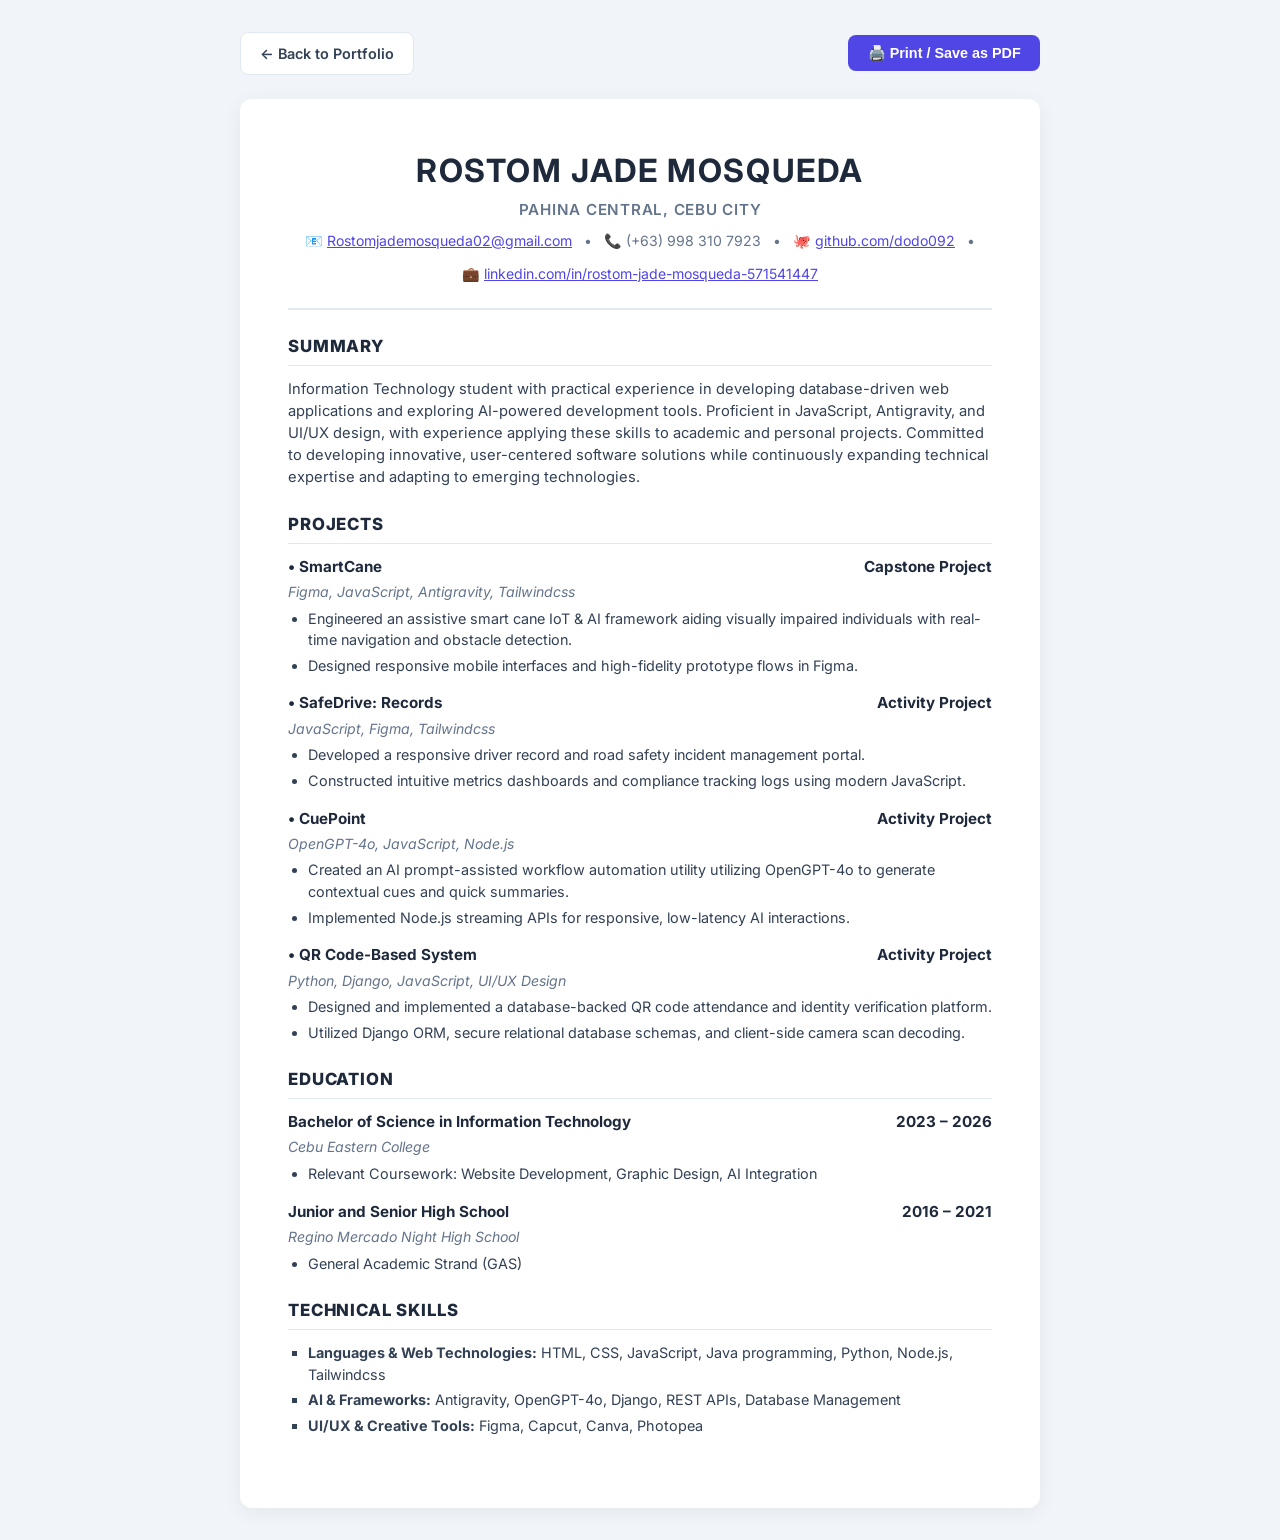
<file: assets/resume.html>
<!DOCTYPE html>
<html lang="en">
<head>
  <meta charset="UTF-8">
  <meta name="viewport" content="width=device-width, initial-scale=1.0">
  <title>Resume - Rostom Jade Mosqueda</title>
  <link rel="preconnect" href="https://fonts.googleapis.com">
  <link rel="preconnect" href="https://fonts.gstatic.com" crossorigin>
  <link href="https://fonts.googleapis.com/css2?family=Inter:wght@400;500;600;700;800&display=swap" rel="stylesheet">
  <style>
    :root {
      --primary: #1e293b;
      --accent: #4f46e5;
      --text: #334155;
      --light-text: #64748b;
      --border: #e2e8f0;
      --bg: #ffffff;
    }
    * {
      box-sizing: border-box;
      margin: 0;
      padding: 0;
    }
    body {
      font-family: 'Inter', -apple-system, BlinkMacSystemFont, 'Segoe UI', Roboto, sans-serif;
      background: #f1f5f9;
      color: var(--text);
      line-height: 1.5;
      padding: 2rem 1rem;
    }
    .page-actions {
      max-width: 800px;
      margin: 0 auto 1.5rem;
      display: flex;
      justify-content: space-between;
      align-items: center;
    }
    .btn {
      display: inline-flex;
      align-items: center;
      gap: 0.5rem;
      padding: 0.6rem 1.2rem;
      border-radius: 8px;
      text-decoration: none;
      font-weight: 600;
      font-size: 0.9rem;
      cursor: pointer;
      transition: all 0.2s;
    }
    .btn-primary {
      background: var(--accent);
      color: #ffffff;
      border: none;
    }
    .btn-primary:hover {
      background: #4338ca;
    }
    .btn-outline {
      background: #ffffff;
      color: var(--text);
      border: 1px solid var(--border);
    }
    .btn-outline:hover {
      background: #f8fafc;
    }
    .resume-card {
      max-width: 800px;
      margin: 0 auto;
      background: #ffffff;
      padding: 3rem;
      border-radius: 12px;
      box-shadow: 0 4px 20px rgba(0, 0, 0, 0.06);
    }
    header {
      border-bottom: 2px solid var(--border);
      padding-bottom: 1.5rem;
      margin-bottom: 1.5rem;
      text-align: center;
    }
    h1 {
      font-size: 2rem;
      color: var(--primary);
      text-transform: uppercase;
      letter-spacing: 0.05em;
      margin-bottom: 0.25rem;
    }
    .location {
      font-size: 0.95rem;
      font-weight: 600;
      color: var(--light-text);
      letter-spacing: 0.05em;
      text-transform: uppercase;
      margin-bottom: 0.5rem;
    }
    .contacts {
      font-size: 0.88rem;
      color: var(--light-text);
      display: flex;
      flex-wrap: wrap;
      justify-content: center;
      gap: 0.75rem;
    }
    .contacts a {
      color: var(--accent);
      text-decoration: underline;
    }
    section {
      margin-bottom: 1.5rem;
    }
    h2 {
      font-size: 1.05rem;
      font-weight: 800;
      color: var(--primary);
      text-transform: uppercase;
      letter-spacing: 0.05em;
      border-bottom: 1px solid var(--border);
      padding-bottom: 0.35rem;
      margin-bottom: 0.75rem;
    }
    p {
      font-size: 0.92rem;
      color: var(--text);
      margin-bottom: 0.5rem;
    }
    .item {
      margin-bottom: 1rem;
    }
    .item-header {
      display: flex;
      justify-content: space-between;
      align-items: baseline;
      font-weight: 700;
      font-size: 0.95rem;
      color: var(--primary);
    }
    .sub-meta {
      font-style: italic;
      color: var(--light-text);
      font-size: 0.88rem;
      margin-top: 0.15rem;
    }
    ul {
      margin-left: 1.25rem;
      margin-top: 0.35rem;
      font-size: 0.9rem;
    }
    li {
      margin-bottom: 0.25rem;
    }
    .skills-list {
      list-style-type: square;
    }
    @media print {
      body {
        background: #ffffff;
        padding: 0;
      }
      .page-actions {
        display: none !important;
      }
      .resume-card {
        box-shadow: none;
        padding: 0;
        border-radius: 0;
      }
      a {
        text-decoration: none;
        color: inherit;
      }
    }
  </style>
</head>
<body>

  <div class="page-actions">
    <a href="../index.html" class="btn btn-outline">← Back to Portfolio</a>
    <button onclick="window.print()" class="btn btn-primary">🖨️ Print / Save as PDF</button>
  </div>

  <main class="resume-card">
    <header>
      <h1>ROSTOM JADE MOSQUEDA</h1>
      <div class="location">PAHINA CENTRAL, CEBU CITY</div>
      <div class="contacts">
        <span>📧 <a href="mailto:Rostomjademosqueda02@gmail.com">Rostomjademosqueda02@gmail.com</a></span>
        <span>•</span>
        <span>📞 (+63) 998 310 7923</span>
        <span>•</span>
        <span>🐙 <a href="https://github.com/dodo092" target="_blank" rel="noopener">github.com/dodo092</a></span>
        <span>•</span>
        <span>💼 <a href="https://linkedin.com/in/rostom-jade-mosqueda-571541447/" target="_blank" rel="noopener">linkedin.com/in/rostom-jade-mosqueda-571541447</a></span>
      </div>
    </header>

    <section>
      <h2>SUMMARY</h2>
      <p>
        Information Technology student with practical experience in developing database-driven web applications and exploring AI-powered development tools. Proficient in JavaScript, Antigravity, and UI/UX design, with experience applying these skills to academic and personal projects. Committed to developing innovative, user-centered software solutions while continuously expanding technical expertise and adapting to emerging technologies.
      </p>
    </section>

    <section>
      <h2>PROJECTS</h2>
      
      <div class="item">
        <div class="item-header">
          <span>• SmartCane</span>
          <span>Capstone Project</span>
        </div>
        <div class="sub-meta">Figma, JavaScript, Antigravity, Tailwindcss</div>
        <ul>
          <li>Engineered an assistive smart cane IoT &amp; AI framework aiding visually impaired individuals with real-time navigation and obstacle detection.</li>
          <li>Designed responsive mobile interfaces and high-fidelity prototype flows in Figma.</li>
        </ul>
      </div>

      <div class="item">
        <div class="item-header">
          <span>• SafeDrive: Records</span>
          <span>Activity Project</span>
        </div>
        <div class="sub-meta">JavaScript, Figma, Tailwindcss</div>
        <ul>
          <li>Developed a responsive driver record and road safety incident management portal.</li>
          <li>Constructed intuitive metrics dashboards and compliance tracking logs using modern JavaScript.</li>
        </ul>
      </div>

      <div class="item">
        <div class="item-header">
          <span>• CuePoint</span>
          <span>Activity Project</span>
        </div>
        <div class="sub-meta">OpenGPT-4o, JavaScript, Node.js</div>
        <ul>
          <li>Created an AI prompt-assisted workflow automation utility utilizing OpenGPT-4o to generate contextual cues and quick summaries.</li>
          <li>Implemented Node.js streaming APIs for responsive, low-latency AI interactions.</li>
        </ul>
      </div>

      <div class="item">
        <div class="item-header">
          <span>• QR Code-Based System</span>
          <span>Activity Project</span>
        </div>
        <div class="sub-meta">Python, Django, JavaScript, UI/UX Design</div>
        <ul>
          <li>Designed and implemented a database-backed QR code attendance and identity verification platform.</li>
          <li>Utilized Django ORM, secure relational database schemas, and client-side camera scan decoding.</li>
        </ul>
      </div>
    </section>

    <section>
      <h2>EDUCATION</h2>
      <div class="item">
        <div class="item-header">
          <span>Bachelor of Science in Information Technology</span>
          <span>2023 – 2026</span>
        </div>
        <div class="sub-meta">Cebu Eastern College</div>
        <ul>
          <li>Relevant Coursework: Website Development, Graphic Design, AI Integration</li>
        </ul>
      </div>

      <div class="item">
        <div class="item-header">
          <span>Junior and Senior High School</span>
          <span>2016 – 2021</span>
        </div>
        <div class="sub-meta">Regino Mercado Night High School</div>
        <ul>
          <li>General Academic Strand (GAS)</li>
        </ul>
      </div>
    </section>

    <section>
      <h2>TECHNICAL SKILLS</h2>
      <ul class="skills-list">
        <li><strong>Languages &amp; Web Technologies:</strong> HTML, CSS, JavaScript, Java programming, Python, Node.js, Tailwindcss</li>
        <li><strong>AI &amp; Frameworks:</strong> Antigravity, OpenGPT-4o, Django, REST APIs, Database Management</li>
        <li><strong>UI/UX &amp; Creative Tools:</strong> Figma, Capcut, Canva, Photopea</li>
      </ul>
    </section>
  </main>
</body>
</html>
</file>
<file: style.css>
/* ==========================================================================
   ROSTOM JADE MOSQUEDA - PERSONAL PORTFOLIO STYLESHEET
   Design Theme: Boutique Editorial & Storytelling (KL Voigt Writing Co. Inspired)
   ========================================================================== */

/* --------------------------------------------------------------------------
   1. CSS RESET & GLOBAL VARIABLES
   -------------------------------------------------------------------------- */
*, *::before, *::after {
  box-sizing: border-box;
  margin: 0;
  padding: 0;
}

:root {
  /* Editorial Light Palette (Default Inspired by KL Voigt Writing Co.) */
  --bg-page: #faf8f5;
  --bg-surface: #ffffff;
  --bg-surface-elevated: #ffffff;
  --bg-muted: #f2eee6;
  --bg-subtle: #f7f4ee;
  --bg-overlay: rgba(26, 24, 22, 0.7);

  --text-main: #1f1d1a;
  --text-secondary: #575249;
  --text-muted: #7a7469;
  --text-inverse: #ffffff;

  /* Terracotta & Earth Editorial Accents */
  --accent-primary: #bf5635;
  --accent-primary-hover: #a34426;
  --accent-soft: rgba(191, 86, 53, 0.08);
  --accent-soft-hover: rgba(191, 86, 53, 0.15);
  --accent-spruce: #25504a;
  --accent-spruce-soft: rgba(37, 80, 74, 0.1);

  --border-light: #ece7de;
  --border-card: #e3ded4;
  --border-dark: #c9c2b4;

  --shadow-sm: 0 2px 8px rgba(35, 25, 15, 0.04);
  --shadow-card: 0 6px 24px -4px rgba(35, 25, 15, 0.06);
  --shadow-hover: 0 16px 36px -6px rgba(35, 25, 15, 0.12);
  --shadow-modal: 0 24px 60px rgba(20, 15, 10, 0.25);

  --font-serif: 'Playfair Display', Georgia, 'Times New Roman', serif;
  --font-sans: 'Plus Jakarta Sans', -apple-system, BlinkMacSystemFont, 'Segoe UI', Roboto, sans-serif;
  --font-mono: 'JetBrains Mono', monospace;

  --radius-xs: 4px;
  --radius-sm: 8px;
  --radius-md: 12px;
  --radius-lg: 18px;
  --radius-pill: 9999px;

  --transition-fast: 0.18s ease;
  --transition-base: 0.28s cubic-bezier(0.4, 0, 0.2, 1);
  --transition-smooth: 0.45s cubic-bezier(0.16, 1, 0.3, 1);
}

/* Editorial Dark Mode */
[data-theme="dark"] {
  --bg-page: #121417;
  --bg-surface: #1a1e24;
  --bg-surface-elevated: #222730;
  --bg-muted: #252b35;
  --bg-subtle: #1f242d;
  --bg-overlay: rgba(8, 10, 12, 0.85);

  --text-main: #f5f4ef;
  --text-secondary: #aab0bc;
  --text-muted: #787f8d;
  --text-inverse: #121417;

  --accent-primary: #e07352;
  --accent-primary-hover: #f08c6e;
  --accent-soft: rgba(224, 115, 82, 0.14);
  --accent-soft-hover: rgba(224, 115, 82, 0.22);
  --accent-spruce: #429f93;
  --accent-spruce-soft: rgba(66, 159, 147, 0.15);

  --border-light: #262c36;
  --border-card: #2f3642;
  --border-dark: #404958;

  --shadow-sm: 0 2px 8px rgba(0, 0, 0, 0.3);
  --shadow-card: 0 8px 28px rgba(0, 0, 0, 0.45);
  --shadow-hover: 0 16px 40px rgba(0, 0, 0, 0.6);
  --shadow-modal: 0 24px 60px rgba(0, 0, 0, 0.8);
}

html {
  scroll-behavior: smooth;
  font-size: 16px;
  -webkit-text-size-adjust: 100%;
}

body {
  font-family: var(--font-sans);
  background-color: var(--bg-page);
  color: var(--text-main);
  line-height: 1.65;
  transition: background-color var(--transition-base), color var(--transition-base);
  overflow-x: hidden;
  text-rendering: optimizeLegibility;
  -webkit-font-smoothing: antialiased;
}

/* Accessible focus styles */
:focus-visible {
  outline: 2px solid var(--accent-primary);
  outline-offset: 3px;
}

img, svg {
  display: block;
  max-width: 100%;
}

a {
  color: inherit;
  text-decoration: none;
  transition: color var(--transition-fast);
}

button, input, textarea {
  font-family: inherit;
  font-size: inherit;
}

.container {
  width: 100%;
  max-width: 1180px;
  margin-left: auto;
  margin-right: auto;
  padding-left: 1.5rem;
  padding-right: 1.5rem;
}

/* --------------------------------------------------------------------------
   2. TYPOGRAPHY & EDITORIAL TAGS
   -------------------------------------------------------------------------- */
h1, h2, h3, h4, h5, h6 {
  color: var(--text-main);
  font-weight: 700;
  line-height: 1.25;
}

.editorial-tag {
  display: inline-flex;
  align-items: center;
  gap: 0.4rem;
  font-family: var(--font-sans);
  font-size: 0.75rem;
  font-weight: 700;
  text-transform: uppercase;
  letter-spacing: 0.12em;
  color: var(--accent-primary);
  background: var(--accent-soft);
  padding: 0.35rem 0.85rem;
  border-radius: var(--radius-pill);
  margin-bottom: 0.85rem;
  border: 1px solid rgba(191, 86, 53, 0.15);
}

.editorial-section-title {
  font-family: var(--font-serif);
  font-size: 2.25rem;
  font-weight: 700;
  letter-spacing: -0.015em;
  margin-bottom: 0.6rem;
}

.editorial-section-subtitle {
  color: var(--text-secondary);
  font-size: 1.05rem;
  max-width: 680px;
  line-height: 1.6;
}

.section-heading-centered {
  text-align: center;
  max-width: 700px;
  margin: 0 auto 3.5rem auto;
}

.section-heading-centered .editorial-section-subtitle {
  margin: 0 auto;
}

/* --------------------------------------------------------------------------
   3. EDITORIAL BUTTONS (Pill Styled)
   -------------------------------------------------------------------------- */
.btn {
  display: inline-flex;
  align-items: center;
  justify-content: center;
  gap: 0.5rem;
  font-size: 0.9rem;
  font-weight: 600;
  padding: 0.75rem 1.65rem;
  border-radius: var(--radius-pill);
  cursor: pointer;
  transition: all var(--transition-base);
  border: 1px solid transparent;
  text-decoration: none;
  white-space: nowrap;
}

.btn-pill-solid {
  background-color: var(--accent-primary);
  color: #ffffff;
  border-color: var(--accent-primary);
  box-shadow: 0 4px 14px rgba(191, 86, 53, 0.25);
}

.btn-pill-solid:hover {
  background-color: var(--accent-primary-hover);
  border-color: var(--accent-primary-hover);
  transform: translateY(-2px);
  box-shadow: 0 6px 18px rgba(191, 86, 53, 0.35);
}

.btn-pill-outline {
  background-color: transparent;
  color: var(--text-main);
  border-color: var(--border-dark);
}

.btn-pill-outline:hover {
  border-color: var(--accent-primary);
  color: var(--accent-primary);
  background-color: var(--accent-soft);
  transform: translateY(-2px);
}

.btn-pill-ghost {
  background-color: transparent;
  color: var(--text-secondary);
}

.btn-pill-ghost:hover {
  color: var(--accent-primary);
  background-color: var(--bg-muted);
}

.btn-outline-pill {
  display: inline-flex;
  align-items: center;
  gap: 0.4rem;
  padding: 0.5rem 1.15rem;
  font-size: 0.8rem;
  font-weight: 700;
  text-transform: uppercase;
  letter-spacing: 0.08em;
  border-radius: var(--radius-pill);
  border: 1px solid var(--border-dark);
  color: var(--text-main);
  background: transparent;
  transition: all var(--transition-fast);
}

.btn-outline-pill:hover {
  border-color: var(--accent-primary);
  color: var(--accent-primary);
  background: var(--accent-soft);
}

.btn-sm {
  padding: 0.5rem 1.1rem;
  font-size: 0.825rem;
}

.btn-block {
  width: 100%;
}

/* --------------------------------------------------------------------------
   4. SITE HEADER & NAVIGATION (KL Voigt Writing Co. Style)
   -------------------------------------------------------------------------- */
.site-header {
  position: sticky;
  top: 0;
  left: 0;
  width: 100%;
  z-index: 1000;
  background-color: var(--bg-page);
  border-bottom: 1px solid var(--border-light);
  transition: background-color var(--transition-base), border-color var(--transition-base);
}

.header-container {
  display: flex;
  align-items: center;
  justify-content: space-between;
  max-width: 1180px;
  margin: 0 auto;
  padding: 1.1rem 1.5rem;
  gap: 1.5rem;
}

.brand-link {
  display: flex;
  flex-direction: column;
  gap: 0.15rem;
}

.brand-title {
  font-family: var(--font-sans);
  font-size: 1.1rem;
  font-weight: 800;
  letter-spacing: 0.08em;
  color: var(--text-main);
  text-transform: uppercase;
}

.brand-tagline {
  font-size: 0.75rem;
  color: var(--text-muted);
  letter-spacing: 0.02em;
}

.site-nav {
  display: flex;
  align-items: center;
}

.nav-list {
  display: flex;
  align-items: center;
  list-style: none;
  gap: 1.75rem;
}

.dock-link {
  font-size: 0.825rem;
  font-weight: 600;
  text-transform: uppercase;
  letter-spacing: 0.12em;
  color: var(--text-secondary);
  position: relative;
  padding: 0.4rem 0;
  transition: color var(--transition-fast);
}

.dock-link::after {
  content: '';
  position: absolute;
  bottom: 0;
  left: 0;
  width: 0;
  height: 2px;
  background-color: var(--accent-primary);
  transition: width var(--transition-fast);
}

.dock-link:hover {
  color: var(--accent-primary);
}

.dock-link.active {
  color: var(--text-main);
}

.dock-link.active::after {
  width: 100%;
}

.header-actions {
  display: flex;
  align-items: center;
  gap: 0.85rem;
}

.theme-toggle-btn {
  background: transparent;
  border: 1px solid var(--border-card);
  width: 38px;
  height: 38px;
  border-radius: var(--radius-pill);
  display: flex;
  align-items: center;
  justify-content: center;
  color: var(--text-secondary);
  cursor: pointer;
  transition: all var(--transition-fast);
}

.theme-toggle-btn:hover {
  color: var(--accent-primary);
  border-color: var(--accent-primary);
  background: var(--accent-soft);
}

/* Toggle Sun/Moon icons depending on data-theme */
body[data-theme="dark"] .theme-toggle-btn .sun-icon {
  display: block;
}
body[data-theme="dark"] .theme-toggle-btn .moon-icon {
  display: none;
}
body[data-theme="light"] .theme-toggle-btn .sun-icon {
  display: none;
}
body[data-theme="light"] .theme-toggle-btn .moon-icon {
  display: block;
}

.mobile-menu-trigger {
  display: none;
  flex-direction: column;
  justify-content: space-around;
  width: 38px;
  height: 38px;
  padding: 8px 6px;
  background: transparent;
  border: 1px solid var(--border-card);
  border-radius: var(--radius-sm);
  cursor: pointer;
}

.mobile-menu-trigger .line {
  width: 100%;
  height: 2px;
  background-color: var(--text-main);
  transition: all var(--transition-fast);
}

.mobile-menu-trigger.active .line:nth-child(1) {
  transform: translateY(7px) rotate(45deg);
}
.mobile-menu-trigger.active .line:nth-child(2) {
  opacity: 0;
}
.mobile-menu-trigger.active .line:nth-child(3) {
  transform: translateY(-7px) rotate(-45deg);
}

/* --------------------------------------------------------------------------
   5. HERO SECTION (Editorial Storytelling Layout)
   -------------------------------------------------------------------------- */
.hero-section {
  padding: 4.5rem 0 3.5rem;
  border-bottom: 1px solid var(--border-light);
}

.hero-container {
  display: grid;
  grid-template-columns: 1.25fr 0.85fr;
  gap: 3.5rem;
  align-items: center;
}

.hero-badge-pill {
  display: inline-flex;
  align-items: center;
  gap: 0.6rem;
  font-size: 0.85rem;
  font-weight: 600;
  color: var(--accent-spruce);
  background: var(--accent-spruce-soft);
  padding: 0.4rem 1rem;
  border-radius: var(--radius-pill);
  margin-bottom: 1.5rem;
  border: 1px solid rgba(37, 80, 74, 0.15);
}

.status-indicator {
  width: 8px;
  height: 8px;
  border-radius: 50%;
  background-color: #10b981;
  box-shadow: 0 0 0 3px rgba(16, 185, 129, 0.25);
}

.hero-headline {
  font-family: var(--font-serif);
  font-size: 3rem;
  font-weight: 700;
  line-height: 1.15;
  margin-bottom: 1.35rem;
  color: var(--text-main);
}

.serif-accent {
  font-style: italic;
  font-weight: 400;
  color: var(--accent-primary);
}

.hero-story-lead {
  font-size: 1.15rem;
  line-height: 1.7;
  color: var(--text-main);
  margin-bottom: 1rem;
  font-weight: 500;
}

.hero-story-body {
  font-size: 1rem;
  line-height: 1.7;
  color: var(--text-secondary);
  margin-bottom: 1.25rem;
}

.hero-cta-prompt {
  font-size: 1.05rem;
  font-weight: 600;
  color: var(--text-main);
  margin-bottom: 1.75rem;
}

.inline-editorial-link {
  color: var(--accent-primary);
  text-decoration: underline;
  text-underline-offset: 4px;
  transition: color var(--transition-fast);
}

.inline-editorial-link:hover {
  color: var(--accent-primary-hover);
}

.hero-actions-row {
  display: flex;
  align-items: center;
  gap: 0.9rem;
  flex-wrap: wrap;
  margin-bottom: 2rem;
}

.hero-meta-strip {
  display: flex;
  align-items: center;
  gap: 1.25rem;
  flex-wrap: wrap;
  padding-top: 1.25rem;
  border-top: 1px solid var(--border-light);
}

.meta-item {
  display: inline-flex;
  align-items: center;
  gap: 0.45rem;
  font-size: 0.825rem;
  color: var(--text-muted);
}

.meta-item svg {
  color: var(--accent-primary);
}

/* Hero Profile Card (Right Column) */
.profile-portrait-card {
  background-color: var(--bg-surface);
  border: 1px solid var(--border-card);
  border-radius: var(--radius-lg);
  padding: 2.5rem 2rem;
  text-align: center;
  box-shadow: var(--shadow-card);
  transition: transform var(--transition-base), box-shadow var(--transition-base);
}

.profile-portrait-card:hover {
  transform: translateY(-4px);
  box-shadow: var(--shadow-hover);
}

.portrait-image-wrapper {
  position: relative;
  width: 170px;
  height: 170px;
  margin: 0 auto 1.5rem auto;
  border-radius: 50%;
  padding: 6px;
  background: linear-gradient(135deg, var(--border-card), var(--accent-primary));
}

.profile-avatar-img {
  width: 100%;
  height: 100%;
  border-radius: 50%;
  object-fit: cover;
  background-color: var(--bg-muted);
}

.portrait-status-dot {
  position: absolute;
  bottom: 10px;
  right: 12px;
  width: 16px;
  height: 16px;
  background-color: #10b981;
  border: 3px solid var(--bg-surface);
  border-radius: 50%;
}

.portrait-name {
  font-family: var(--font-serif);
  font-size: 1.45rem;
  font-weight: 700;
  margin-bottom: 0.25rem;
  color: var(--text-main);
}

.portrait-role {
  font-size: 0.875rem;
  font-weight: 600;
  color: var(--accent-primary);
  margin-bottom: 0.2rem;
}

.portrait-sub {
  font-size: 0.8rem;
  color: var(--text-muted);
  margin-bottom: 1.5rem;
}

.portrait-stats-row {
  display: grid;
  grid-template-columns: repeat(3, 1fr);
  gap: 0.5rem;
  padding: 1rem 0;
  border-top: 1px solid var(--border-light);
  border-bottom: 1px solid var(--border-light);
  margin-bottom: 1.5rem;
}

.stat-box {
  display: flex;
  flex-direction: column;
}

.stat-number {
  font-size: 1.25rem;
  font-weight: 800;
  color: var(--text-main);
}

.stat-label {
  font-size: 0.72rem;
  text-transform: uppercase;
  letter-spacing: 0.06em;
  color: var(--text-muted);
  margin-top: 0.15rem;
}

.portrait-social-row {
  display: flex;
  align-items: center;
  justify-content: center;
  gap: 0.85rem;
}

.portrait-social-link {
  display: inline-flex;
  align-items: center;
  gap: 0.4rem;
  padding: 0.45rem 1rem;
  border-radius: var(--radius-pill);
  border: 1px solid var(--border-card);
  font-size: 0.825rem;
  font-weight: 600;
  color: var(--text-secondary);
  transition: all var(--transition-fast);
}

.portrait-social-link:hover {
  border-color: var(--accent-primary);
  color: var(--accent-primary);
  background-color: var(--accent-soft);
}

/* --------------------------------------------------------------------------
   6. EDITORIAL 3-PILLARS & PULL QUOTES (KL Voigt Writing Co. Style)
   -------------------------------------------------------------------------- */
.editorial-pillars-section {
  padding: 4.5rem 0;
  background-color: var(--bg-muted);
  border-bottom: 1px solid var(--border-light);
}

.pillars-grid {
  display: grid;
  grid-template-columns: repeat(3, 1fr);
  gap: 2rem;
  margin-bottom: 3.5rem;
}

.pillar-card {
  background-color: var(--bg-surface);
  border: 1px solid var(--border-card);
  border-radius: var(--radius-md);
  padding: 2.25rem 2rem;
  display: flex;
  flex-direction: column;
  transition: transform var(--transition-base), box-shadow var(--transition-base);
}

.pillar-card:hover {
  transform: translateY(-4px);
  box-shadow: var(--shadow-card);
}

.pillar-eyebrow {
  font-size: 0.75rem;
  font-weight: 700;
  text-transform: uppercase;
  letter-spacing: 0.12em;
  color: var(--accent-primary);
  margin-bottom: 0.65rem;
}

.pillar-title {
  font-family: var(--font-serif);
  font-size: 1.45rem;
  font-weight: 700;
  margin-bottom: 0.85rem;
  color: var(--text-main);
}

.pillar-desc {
  font-size: 0.95rem;
  color: var(--text-secondary);
  line-height: 1.6;
  margin-bottom: 1.5rem;
  flex-grow: 1;
}

.pillar-action-link {
  display: inline-flex;
  align-items: center;
  gap: 0.4rem;
  font-size: 0.875rem;
  font-weight: 700;
  color: var(--accent-primary);
  transition: gap var(--transition-fast);
}

.pillar-action-link:hover {
  color: var(--accent-primary-hover);
  gap: 0.65rem;
}

/* Editorial Pull-Quotes Banner */
.editorial-quote-banner {
  text-align: center;
  max-width: 820px;
  margin: 0 auto;
  padding: 2.5rem 2rem;
  position: relative;
}

.quote-banner-alt {
  margin-top: 3.5rem;
  border-top: 1px solid var(--border-light);
  padding-bottom: 0;
}

.quote-mark {
  font-family: var(--font-serif);
  font-size: 4.5rem;
  line-height: 1;
  color: var(--accent-primary);
  display: block;
  margin-bottom: -1rem;
  opacity: 0.75;
}

.quote-text {
  font-family: var(--font-serif);
  font-size: 1.55rem;
  font-style: italic;
  font-weight: 400;
  line-height: 1.45;
  color: var(--text-main);
  margin-bottom: 1rem;
}

.quote-author {
  display: block;
  font-family: var(--font-sans);
  font-size: 0.85rem;
  font-weight: 700;
  text-transform: uppercase;
  letter-spacing: 0.1em;
  color: var(--text-muted);
  font-style: normal;
}

/* --------------------------------------------------------------------------
   7. EDITORIAL SECTIONS (General Spacing)
   -------------------------------------------------------------------------- */
.editorial-section {
  padding: 5rem 0;
  border-bottom: 1px solid var(--border-light);
}

/* --------------------------------------------------------------------------
   8. FLAGSHIP CAPSTONE SPOTLIGHT (SmartCane)
   -------------------------------------------------------------------------- */
.capstone-editorial-card {
  display: grid;
  grid-template-columns: 1fr 1.15fr;
  gap: 3rem;
  background-color: var(--bg-surface);
  border: 1px solid var(--border-card);
  border-radius: var(--radius-lg);
  padding: 2.75rem;
  box-shadow: var(--shadow-card);
  align-items: center;
  margin-top: 1rem;
  transition: transform var(--transition-base), box-shadow var(--transition-base);
}

.capstone-editorial-card:hover {
  box-shadow: var(--shadow-hover);
}

.capstone-img-frame {
  position: relative;
  border-radius: var(--radius-md);
  overflow: hidden;
  border: 1px solid var(--border-light);
  background-color: var(--bg-muted);
}

.capstone-img-frame img {
  width: 100%;
  height: auto;
  aspect-ratio: 16 / 10;
  object-fit: cover;
  transition: transform var(--transition-smooth);
}

.capstone-editorial-card:hover .capstone-img-frame img {
  transform: scale(1.03);
}

.media-badge {
  position: absolute;
  bottom: 12px;
  left: 12px;
  background-color: var(--bg-overlay);
  color: #ffffff;
  backdrop-filter: blur(8px);
  font-size: 0.72rem;
  font-weight: 600;
  padding: 0.35rem 0.75rem;
  border-radius: var(--radius-pill);
}

.tech-pill-rack {
  display: flex;
  align-items: center;
  gap: 0.45rem;
  flex-wrap: wrap;
  margin-bottom: 1rem;
}

.tech-pill {
  font-family: var(--font-mono);
  font-size: 0.725rem;
  font-weight: 500;
  color: var(--text-secondary);
  background-color: var(--bg-muted);
  padding: 0.25rem 0.65rem;
  border-radius: var(--radius-pill);
  border: 1px solid var(--border-light);
}

.capstone-title {
  font-family: var(--font-serif);
  font-size: 2.1rem;
  font-weight: 700;
  line-height: 1.2;
  margin-bottom: 0.9rem;
  color: var(--text-main);
}

.capstone-summary {
  font-size: 1rem;
  line-height: 1.65;
  color: var(--text-secondary);
  margin-bottom: 1.5rem;
}

.capstone-contribution-panel {
  background-color: var(--bg-subtle);
  border-left: 3px solid var(--accent-primary);
  border-radius: 0 var(--radius-sm) var(--radius-sm) 0;
  padding: 1.25rem 1.4rem;
  margin-bottom: 1.75rem;
}

.panel-heading {
  display: flex;
  align-items: center;
  gap: 0.45rem;
  font-size: 0.875rem;
  font-weight: 700;
  color: var(--accent-primary);
  margin-bottom: 0.4rem;
}

.capstone-contribution-panel p {
  font-size: 0.885rem;
  line-height: 1.6;
  color: var(--text-secondary);
}

.capstone-action-group {
  display: flex;
  align-items: center;
  gap: 0.85rem;
  flex-wrap: wrap;
}

/* --------------------------------------------------------------------------
   9. CURATED ACTIVITY PROJECTS (Portfolio Section)
   -------------------------------------------------------------------------- */
.section-header-row {
  display: flex;
  align-items: flex-end;
  justify-content: space-between;
  gap: 2rem;
  margin-bottom: 3rem;
  flex-wrap: wrap;
}

.portfolio-filter-row {
  display: flex;
  align-items: center;
  gap: 0.5rem;
  background-color: var(--bg-muted);
  padding: 0.35rem;
  border-radius: var(--radius-pill);
  border: 1px solid var(--border-card);
}

.filter-chip {
  background: transparent;
  border: none;
  font-size: 0.825rem;
  font-weight: 600;
  padding: 0.5rem 1.15rem;
  border-radius: var(--radius-pill);
  color: var(--text-secondary);
  cursor: pointer;
  transition: all var(--transition-fast);
}

.filter-chip.active {
  background-color: var(--bg-surface);
  color: var(--accent-primary);
  box-shadow: var(--shadow-sm);
}

.activity-projects-grid {
  display: grid;
  grid-template-columns: repeat(3, 1fr);
  gap: 2rem;
}

.activity-card {
  background-color: var(--bg-surface);
  border: 1px solid var(--border-card);
  border-radius: var(--radius-md);
  overflow: hidden;
  display: flex;
  flex-direction: column;
  transition: transform var(--transition-base), box-shadow var(--transition-base);
  box-shadow: var(--shadow-sm);
}

.activity-card.hidden {
  display: none;
}

.activity-card:hover {
  transform: translateY(-4px);
  box-shadow: var(--shadow-card);
}

.activity-media-box {
  position: relative;
  width: 100%;
  aspect-ratio: 16 / 10;
  background-color: var(--bg-muted);
  overflow: hidden;
  border-bottom: 1px solid var(--border-light);
}

.activity-media-box img {
  width: 100%;
  height: 100%;
  object-fit: cover;
  transition: transform var(--transition-smooth);
}

.activity-card:hover .activity-media-box img {
  transform: scale(1.04);
}

.mini-badge {
  position: absolute;
  top: 10px;
  right: 10px;
  font-size: 0.7rem;
  font-weight: 700;
  text-transform: uppercase;
  letter-spacing: 0.05em;
  padding: 0.3rem 0.65rem;
  border-radius: var(--radius-pill);
  background-color: var(--bg-overlay);
  color: #ffffff;
  backdrop-filter: blur(6px);
}

.activity-body {
  padding: 1.75rem 1.5rem;
  display: flex;
  flex-direction: column;
  flex-grow: 1;
}

.activity-title {
  font-family: var(--font-serif);
  font-size: 1.35rem;
  font-weight: 700;
  margin-bottom: 0.65rem;
  color: var(--text-main);
}

.activity-desc {
  font-size: 0.9rem;
  line-height: 1.6;
  color: var(--text-secondary);
  margin-bottom: 1.25rem;
  flex-grow: 1;
}

.contribution-callout {
  background-color: var(--bg-subtle);
  border-left: 2px solid var(--accent-spruce);
  padding: 0.75rem 0.9rem;
  font-size: 0.8rem;
  line-height: 1.55;
  color: var(--text-secondary);
  border-radius: 0 var(--radius-xs) var(--radius-xs) 0;
  margin-bottom: 1.4rem;
}

.activity-card-footer {
  display: flex;
  align-items: center;
  justify-content: space-between;
  padding-top: 1rem;
  border-top: 1px solid var(--border-light);
  gap: 0.5rem;
}

/* --------------------------------------------------------------------------
   10. PROFILE & JOURNEY (Dual Editorial Matrix)
   -------------------------------------------------------------------------- */
.dual-matrix-grid {
  display: grid;
  grid-template-columns: 1fr 1fr;
  gap: 2.5rem;
}

.matrix-card {
  background-color: var(--bg-surface);
  border: 1px solid var(--border-card);
  border-radius: var(--radius-lg);
  padding: 2.5rem 2.25rem;
  box-shadow: var(--shadow-card);
}

.matrix-card-header {
  display: flex;
  align-items: center;
  gap: 1rem;
  margin-bottom: 1.75rem;
  padding-bottom: 1.25rem;
  border-bottom: 1px solid var(--border-light);
}

.header-icon {
  width: 44px;
  height: 44px;
  border-radius: var(--radius-md);
  display: flex;
  align-items: center;
  justify-content: center;
  color: #ffffff;
}

.icon-bio {
  background-color: var(--accent-primary);
}

.icon-edu {
  background-color: var(--accent-spruce);
}

.matrix-card-title {
  font-family: var(--font-serif);
  font-size: 1.35rem;
  font-weight: 700;
  color: var(--text-main);
}

.matrix-card-sub {
  font-size: 0.785rem;
  color: var(--text-muted);
}

.matrix-text-block p {
  font-size: 0.95rem;
  line-height: 1.65;
  color: var(--text-secondary);
  margin-bottom: 1rem;
}

/* Honest Assessment of Current Abilities */
.honest-assessment-box {
  background-color: var(--bg-subtle);
  border: 1px solid var(--border-light);
  border-radius: var(--radius-md);
  padding: 1.5rem;
  margin-top: 1.5rem;
}

.assessment-title {
  font-size: 0.95rem;
  font-weight: 700;
  text-transform: uppercase;
  letter-spacing: 0.05em;
  color: var(--text-main);
  margin-bottom: 1.25rem;
}

.ability-row {
  margin-bottom: 1.15rem;
}

.ability-row:last-child {
  margin-bottom: 0;
}

.ability-level {
  display: flex;
  align-items: center;
  gap: 0.45rem;
  font-size: 0.85rem;
  margin-bottom: 0.25rem;
}

.ability-level .dot {
  width: 8px;
  height: 8px;
  border-radius: 50%;
}

.ability-level.green .dot { background-color: #10b981; }
.ability-level.blue .dot { background-color: #3b82f6; }
.ability-level.purple .dot { background-color: #a855f7; }

.ability-row p {
  font-size: 0.85rem;
  line-height: 1.55;
  color: var(--text-secondary);
  padding-left: 1rem;
}

/* Education Journey Cards */
.education-card-deck {
  display: flex;
  flex-direction: column;
  gap: 1.75rem;
}

.edu-item {
  background-color: var(--bg-subtle);
  border: 1px solid var(--border-light);
  border-radius: var(--radius-md);
  padding: 1.5rem;
}

.edu-top {
  display: flex;
  align-items: flex-start;
  justify-content: space-between;
  gap: 1rem;
  margin-bottom: 0.75rem;
}

.edu-degree {
  font-size: 1.05rem;
  font-weight: 700;
  color: var(--text-main);
  margin-bottom: 0.2rem;
}

.edu-school {
  font-size: 0.85rem;
  font-weight: 600;
  color: var(--accent-primary);
}

.edu-date-badge {
  font-family: var(--font-mono);
  font-size: 0.75rem;
  font-weight: 600;
  background-color: var(--bg-surface);
  border: 1px solid var(--border-card);
  padding: 0.25rem 0.65rem;
  border-radius: var(--radius-pill);
  color: var(--text-muted);
  white-space: nowrap;
}

.edu-summary {
  font-size: 0.875rem;
  line-height: 1.6;
  color: var(--text-secondary);
  margin-bottom: 1rem;
}

.coursework-rack {
  display: flex;
  flex-direction: column;
  gap: 0.45rem;
}

.course-label {
  font-size: 0.75rem;
  font-weight: 700;
  text-transform: uppercase;
  letter-spacing: 0.05em;
  color: var(--text-muted);
}

.course-tag-list {
  display: flex;
  align-items: center;
  gap: 0.4rem;
  flex-wrap: wrap;
}

.c-tag {
  font-size: 0.725rem;
  background-color: var(--bg-surface);
  border: 1px solid var(--border-card);
  padding: 0.2rem 0.55rem;
  border-radius: var(--radius-pill);
  color: var(--text-secondary);
}

/* --------------------------------------------------------------------------
   11. TECHNICAL COMPETENCIES (4-Quadrant Matrix)
   -------------------------------------------------------------------------- */
.skills-quadrant-grid {
  display: grid;
  grid-template-columns: repeat(4, 1fr);
  gap: 1.75rem;
}

.quadrant-card {
  background-color: var(--bg-surface);
  border: 1px solid var(--border-card);
  border-radius: var(--radius-md);
  padding: 2rem 1.65rem;
  transition: transform var(--transition-base), box-shadow var(--transition-base);
  box-shadow: var(--shadow-sm);
}

.quadrant-card:hover {
  transform: translateY(-4px);
  box-shadow: var(--shadow-card);
}

.quadrant-header {
  display: flex;
  align-items: center;
  gap: 0.65rem;
  margin-bottom: 1.25rem;
  padding-bottom: 0.9rem;
  border-bottom: 1px solid var(--border-light);
}

.q-icon {
  font-size: 1.25rem;
}

.quadrant-title {
  font-family: var(--font-serif);
  font-size: 1.15rem;
  font-weight: 700;
  color: var(--text-main);
}

.q-skill-list {
  list-style: none;
  display: flex;
  flex-direction: column;
  gap: 0.85rem;
}

.q-skill-list li {
  font-size: 0.85rem;
  line-height: 1.5;
  color: var(--text-secondary);
  position: relative;
  padding-left: 1.1rem;
}

.q-dot {
  position: absolute;
  left: 0;
  top: 7px;
  width: 5px;
  height: 5px;
  border-radius: 50%;
  background-color: var(--accent-primary);
}

/* --------------------------------------------------------------------------
   12. CONTACT HUB (Editorial Split Layout)
   -------------------------------------------------------------------------- */
.contact-hub-grid {
  display: grid;
  grid-template-columns: 1fr 1.2fr;
  gap: 3rem;
}

.hub-tile {
  background-color: var(--bg-surface);
  border: 1px solid var(--border-card);
  border-radius: var(--radius-lg);
  padding: 2.75rem 2.25rem;
  box-shadow: var(--shadow-card);
}

.hub-tile-title {
  font-family: var(--font-serif);
  font-size: 1.6rem;
  font-weight: 700;
  margin-bottom: 0.4rem;
  color: var(--text-main);
}

.hub-tile-desc {
  font-size: 0.925rem;
  color: var(--text-secondary);
  margin-bottom: 1.75rem;
}

.channel-list {
  display: flex;
  flex-direction: column;
  gap: 1.25rem;
}

.channel-card {
  display: flex;
  align-items: flex-start;
  gap: 1rem;
  padding: 1.1rem;
  border-radius: var(--radius-md);
  border: 1px solid var(--border-light);
  background-color: var(--bg-subtle);
}

.ch-icon {
  width: 38px;
  height: 38px;
  border-radius: var(--radius-pill);
  background-color: var(--accent-soft);
  color: var(--accent-primary);
  display: flex;
  align-items: center;
  justify-content: center;
  flex-shrink: 0;
}

.ch-info {
  display: flex;
  flex-direction: column;
  gap: 0.2rem;
  flex-grow: 1;
}

.ch-label {
  font-size: 0.725rem;
  font-weight: 700;
  text-transform: uppercase;
  letter-spacing: 0.08em;
  color: var(--text-muted);
}

.ch-value {
  font-size: 0.9rem;
  font-weight: 600;
  color: var(--text-main);
  word-break: break-word;
}

a.ch-value:hover {
  color: var(--accent-primary);
}

.ch-copy-btn {
  align-self: flex-start;
  margin-top: 0.4rem;
  padding: 0.3rem 0.75rem;
  font-size: 0.725rem;
  font-weight: 600;
  border-radius: var(--radius-pill);
  border: 1px solid var(--border-dark);
  background-color: var(--bg-surface);
  color: var(--text-secondary);
  cursor: pointer;
  transition: all var(--transition-fast);
}

.ch-copy-btn:hover {
  border-color: var(--accent-primary);
  color: var(--accent-primary);
  background-color: var(--accent-soft);
}

.ch-links {
  display: flex;
  align-items: center;
  gap: 0.4rem;
  flex-wrap: wrap;
  font-size: 0.85rem;
  color: var(--accent-primary);
}

.ch-links a:hover {
  text-decoration: underline;
}

/* Contact Message Composer */
.hub-form {
  display: flex;
  flex-direction: column;
  gap: 1.15rem;
}

.form-row-2 {
  display: grid;
  grid-template-columns: 1fr 1fr;
  gap: 1rem;
}

.input-wrap {
  display: flex;
  flex-direction: column;
  gap: 0.35rem;
}

.input-wrap label {
  font-size: 0.825rem;
  font-weight: 700;
  color: var(--text-main);
}

.input-wrap .req {
  color: var(--accent-primary);
}

.input-wrap input,
.input-wrap textarea {
  width: 100%;
  padding: 0.75rem 1rem;
  border-radius: var(--radius-sm);
  border: 1px solid var(--border-card);
  background-color: var(--bg-page);
  color: var(--text-main);
  font-size: 0.9rem;
  transition: border-color var(--transition-fast), background-color var(--transition-fast);
}

.input-wrap input:focus,
.input-wrap textarea:focus {
  outline: none;
  border-color: var(--accent-primary);
  background-color: var(--bg-surface);
}

.form-feedback-notice {
  font-size: 0.875rem;
  line-height: 1.5;
  padding: 0.85rem 1rem;
  border-radius: var(--radius-sm);
  display: none;
}

.form-feedback-notice.success {
  display: block;
  background-color: var(--accent-soft);
  color: var(--accent-primary);
  border: 1px solid var(--accent-primary);
}

/* --------------------------------------------------------------------------
   13. MODAL BLUEPRINT DIALOG
   -------------------------------------------------------------------------- */
.modal-backdrop {
  position: fixed;
  inset: 0;
  background-color: var(--bg-overlay);
  backdrop-filter: blur(6px);
  z-index: 2000;
  display: none;
  align-items: center;
  justify-content: center;
  padding: 1.5rem;
  opacity: 0;
  transition: opacity var(--transition-base);
}

.modal-backdrop.show {
  display: flex;
  opacity: 1;
}

.modal-dialog {
  background-color: var(--bg-surface);
  border: 1px solid var(--border-card);
  border-radius: var(--radius-lg);
  max-width: 720px;
  width: 100%;
  max-height: 90vh;
  overflow-y: auto;
  position: relative;
  box-shadow: var(--shadow-modal);
  transform: translateY(20px);
  transition: transform var(--transition-base);
}

.modal-backdrop.show .modal-dialog {
  transform: translateY(0);
}

.modal-close-btn {
  position: absolute;
  top: 1rem;
  right: 1rem;
  width: 36px;
  height: 36px;
  border-radius: 50%;
  background-color: var(--bg-surface);
  border: 1px solid var(--border-card);
  color: var(--text-secondary);
  display: flex;
  align-items: center;
  justify-content: center;
  cursor: pointer;
  z-index: 10;
  transition: all var(--transition-fast);
}

.modal-close-btn:hover {
  background-color: var(--accent-primary);
  color: #ffffff;
  border-color: var(--accent-primary);
}

.modal-header-img {
  width: 100%;
  height: 240px;
  object-fit: cover;
  border-bottom: 1px solid var(--border-light);
  background-color: var(--bg-muted);
}

.modal-body {
  padding: 2rem 2.25rem;
}

.modal-body h3 {
  font-family: var(--font-serif);
  font-size: 1.85rem;
  font-weight: 700;
  margin-top: 0.5rem;
  margin-bottom: 0.25rem;
  color: var(--text-main);
}

.modal-sub {
  font-size: 0.85rem;
  color: var(--text-muted);
  margin-bottom: 1.5rem;
}

.modal-section {
  margin-bottom: 1.5rem;
}

.modal-section h4 {
  font-size: 0.95rem;
  font-weight: 700;
  text-transform: uppercase;
  letter-spacing: 0.05em;
  color: var(--accent-primary);
  margin-bottom: 0.5rem;
}

.modal-section p,
.modal-section li {
  font-size: 0.925rem;
  line-height: 1.6;
  color: var(--text-secondary);
}

.modal-section ul {
  padding-left: 1.25rem;
}

.modal-footer {
  display: flex;
  align-items: center;
  justify-content: flex-end;
  gap: 0.85rem;
  padding: 1.25rem 2.25rem;
  border-top: 1px solid var(--border-light);
  background-color: var(--bg-subtle);
}

/* --------------------------------------------------------------------------
   14. TOAST NOTIFICATION & BACK TO TOP
   -------------------------------------------------------------------------- */
.toast-notice {
  position: fixed;
  bottom: 2rem;
  left: 50%;
  transform: translateX(-50%) translateY(100px);
  background-color: var(--text-main);
  color: var(--text-inverse);
  padding: 0.75rem 1.5rem;
  border-radius: var(--radius-pill);
  font-size: 0.875rem;
  font-weight: 600;
  box-shadow: 0 8px 24px rgba(0, 0, 0, 0.25);
  z-index: 3000;
  opacity: 0;
  transition: transform var(--transition-base), opacity var(--transition-base);
  pointer-events: none;
}

.toast-notice.show {
  transform: translateX(-50%) translateY(0);
  opacity: 1;
}

.back-to-top {
  position: fixed;
  bottom: 2rem;
  right: 2rem;
  width: 44px;
  height: 44px;
  border-radius: 50%;
  background-color: var(--bg-surface);
  color: var(--text-main);
  border: 1px solid var(--border-card);
  box-shadow: var(--shadow-card);
  display: flex;
  align-items: center;
  justify-content: center;
  cursor: pointer;
  z-index: 1000;
  opacity: 0;
  transform: translateY(20px);
  transition: all var(--transition-base);
  pointer-events: none;
}

.back-to-top.show {
  opacity: 1;
  transform: translateY(0);
  pointer-events: auto;
}

.back-to-top:hover {
  background-color: var(--accent-primary);
  color: #ffffff;
  border-color: var(--accent-primary);
  transform: translateY(-3px);
}

/* --------------------------------------------------------------------------
   15. SITE FOOTER (KL Voigt Writing Co. Style)
   -------------------------------------------------------------------------- */
.site-footer {
  background-color: var(--bg-page);
  border-top: 1px solid var(--border-light);
  padding: 4.5rem 0 3rem 0;
}

.footer-top {
  display: grid;
  grid-template-columns: 1.4fr 1fr;
  gap: 3rem;
  margin-bottom: 3rem;
}

.footer-brand-title {
  font-family: var(--font-sans);
  font-size: 1.15rem;
  font-weight: 800;
  letter-spacing: 0.08em;
  color: var(--text-main);
  text-transform: uppercase;
  display: block;
  margin-bottom: 0.75rem;
}

.footer-bio-note {
  font-size: 0.925rem;
  line-height: 1.65;
  color: var(--text-secondary);
  max-width: 520px;
}

.footer-col-title {
  font-size: 0.8rem;
  font-weight: 700;
  text-transform: uppercase;
  letter-spacing: 0.1em;
  color: var(--text-muted);
  margin-bottom: 1rem;
}

.footer-nav-links {
  display: flex;
  align-items: center;
  gap: 1.25rem;
  flex-wrap: wrap;
}

.footer-nav-links a {
  font-size: 0.85rem;
  font-weight: 600;
  text-transform: uppercase;
  letter-spacing: 0.08em;
  color: var(--text-secondary);
}

.footer-nav-links a:hover {
  color: var(--accent-primary);
}

.footer-divider {
  height: 1px;
  background-color: var(--border-light);
  margin-bottom: 2rem;
}

.footer-bottom {
  display: flex;
  align-items: center;
  justify-content: space-between;
  gap: 1.5rem;
  flex-wrap: wrap;
}

.footer-credit {
  font-size: 0.8rem;
  color: var(--text-muted);
  max-width: 650px;
  line-height: 1.55;
}

.footer-copy {
  font-size: 0.8rem;
  color: var(--text-muted);
}

/* --------------------------------------------------------------------------
   16. RESPONSIVE BREAKPOINTS (Tablet & Mobile)
   -------------------------------------------------------------------------- */
@media (max-width: 1024px) {
  .hero-container {
    grid-template-columns: 1fr;
    gap: 3rem;
  }

  .hero-profile-side {
    max-width: 480px;
    margin: 0 auto;
    width: 100%;
  }

  .pillars-grid {
    grid-template-columns: 1fr;
    gap: 1.5rem;
  }

  .capstone-editorial-card {
    grid-template-columns: 1fr;
    gap: 2rem;
    padding: 2rem;
  }

  .activity-projects-grid {
    grid-template-columns: repeat(2, 1fr);
  }

  .skills-quadrant-grid {
    grid-template-columns: repeat(2, 1fr);
  }

  .dual-matrix-grid {
    grid-template-columns: 1fr;
  }

  .contact-hub-grid {
    grid-template-columns: 1fr;
  }

  .footer-top {
    grid-template-columns: 1fr;
    gap: 2rem;
  }
}

@media (max-width: 768px) {
  .site-header {
    padding: 0.75rem 0;
  }

  .header-container {
    padding: 0.75rem 1.25rem;
  }

  .site-nav {
    position: fixed;
    top: 65px;
    left: 0;
    width: 100%;
    background-color: var(--bg-surface);
    border-bottom: 1px solid var(--border-card);
    padding: 1.5rem;
    box-shadow: var(--shadow-card);
    display: none;
  }

  .site-nav.open {
    display: block;
  }

  .nav-list {
    flex-direction: column;
    align-items: flex-start;
    gap: 1.25rem;
  }

  .dock-link {
    font-size: 1rem;
  }

  .mobile-menu-trigger {
    display: flex;
  }

  .header-resume-btn {
    display: none;
  }

  .hero-headline {
    font-size: 2.35rem;
  }

  .quote-text {
    font-size: 1.25rem;
  }

  .editorial-section-title {
    font-size: 1.85rem;
  }

  .activity-projects-grid {
    grid-template-columns: 1fr;
  }

  .skills-quadrant-grid {
    grid-template-columns: 1fr;
  }

  .form-row-2 {
    grid-template-columns: 1fr;
  }

  .footer-bottom {
    flex-direction: column;
    align-items: flex-start;
  }
}
</file>
